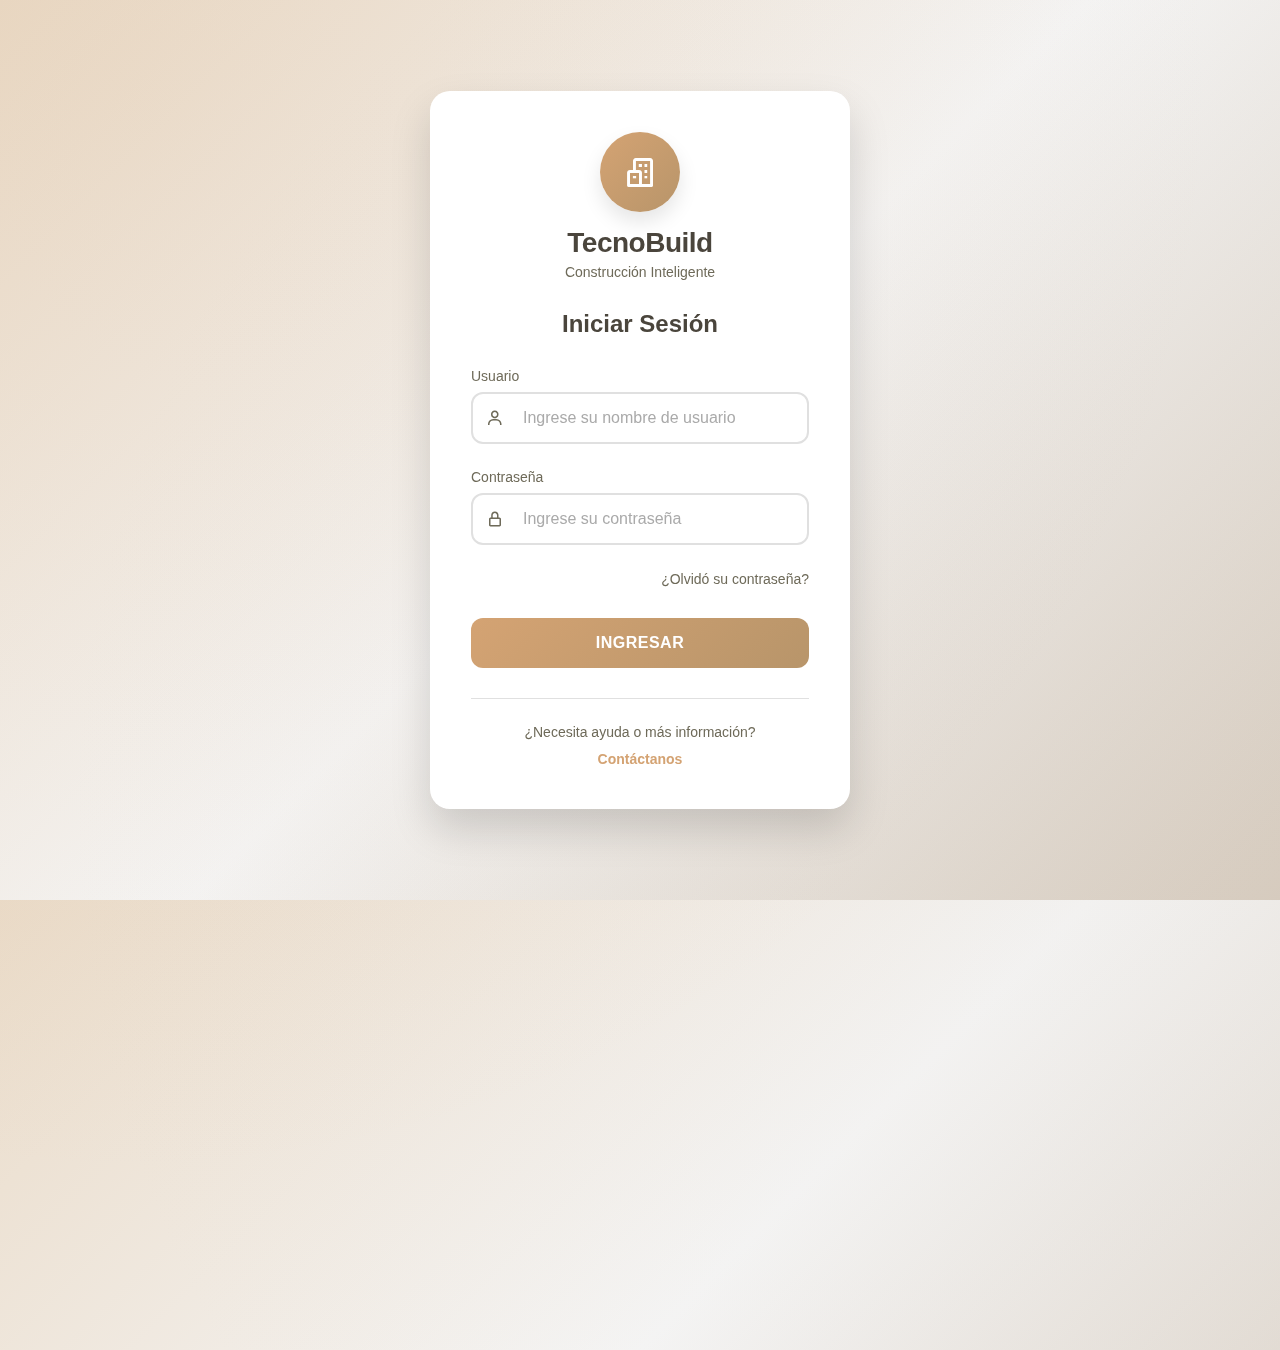
<file: index.html>
<!DOCTYPE html>
<html lang="es">
<head>
    <meta charset="UTF-8">
    <meta name="viewport" content="width=device-width, initial-scale=1.0">
    <link rel="icon" href="logo.png">
    <title>TecnoBuild: Inicio de sesión</title>
    <link href='https://unpkg.com/boxicons@2.1.4/css/boxicons.min.css' rel='stylesheet'>
    <link rel="stylesheet" href="login.css">
</head>
<body>
    <div class="login-container">
        <div class="logo-section">
            <div class="logo">
                <i class='bx bx-buildings'></i>
            </div>
            <h1 class="brand-name">TecnoBuild</h1>
            <p class="brand-tagline">Construcción Inteligente</p>
        </div>

        <form class="login-form">
            <h2 class="form-title">Iniciar Sesión</h2>
            
            <div class="form-group">
                <label for="usuario">Usuario</label>
                <div class="input-wrapper">
                    <input type="text" id="usuario" placeholder="Ingrese su nombre de usuario" required>
                    <i class='bx bx-user'></i>
                </div>
            </div>

            <div class="form-group">
                <label for="contrasena">Contraseña</label>
                <div class="input-wrapper">
                    <input type="password" id="contrasena" placeholder="Ingrese su contraseña" required>
                    <i class='bx bx-lock-alt'></i>
                </div>
            </div>

            <div class="forgot-password">
                <a href="#" onclick="showContactModal()">¿Olvidó su contraseña?</a>
            </div>

            <button type="submit" class="login-btn">
                Ingresar
            </button>

            <div class="contact-section">
                <p class="contact-text">¿Necesita ayuda o más información?</p>
                <a href="#" class="contact-link" onclick="showContactModal()">Contáctanos</a>
            </div>
        </form>
    </div>

    <!-- Modal de Contacto -->
    <div class="modal" id="contactModal">
        <div class="modal-content">
            <div class="modal-header">
                <h2>Información de Contacto</h2>
                <p>Estamos aquí para ayudarte</p>
            </div>
            
            <div class="contact-info">
                <div class="contact-item">
                    <i class='bx bx-phone'></i>
                    <div class="contact-details">
                        <h4>Teléfono</h4>
                        <p>+52 (747) 123-4567</p>
                    </div>
                </div>

                <div class="contact-item">
                    <i class='bx bx-envelope'></i>
                    <div class="contact-details">
                        <h4>Correo Electrónico</h4>
                        <p>contacto@tecnobuild.com</p>
                    </div>
                </div>

                <div class="contact-item">
                    <i class='bx bx-map'></i>
                    <div class="contact-details">
                        <h4>Oficina Principal</h4>
                        <p>Chilpancingo, Guerrero, México</p>
                    </div>
                </div>

                <div class="contact-item">
                    <i class='bx bx-time'></i>
                    <div class="contact-details">
                        <h4>Horario de Atención</h4>
                        <p>Lunes a Viernes: 8:00 AM - 6:00 PM</p>
                    </div>
                </div>
            </div>

            <button class="close-modal" onclick="closeContactModal()">
                Cerrar
            </button>
        </div>
    </div>
    <script src="login.js"></script>
</body>
</html>
</file>
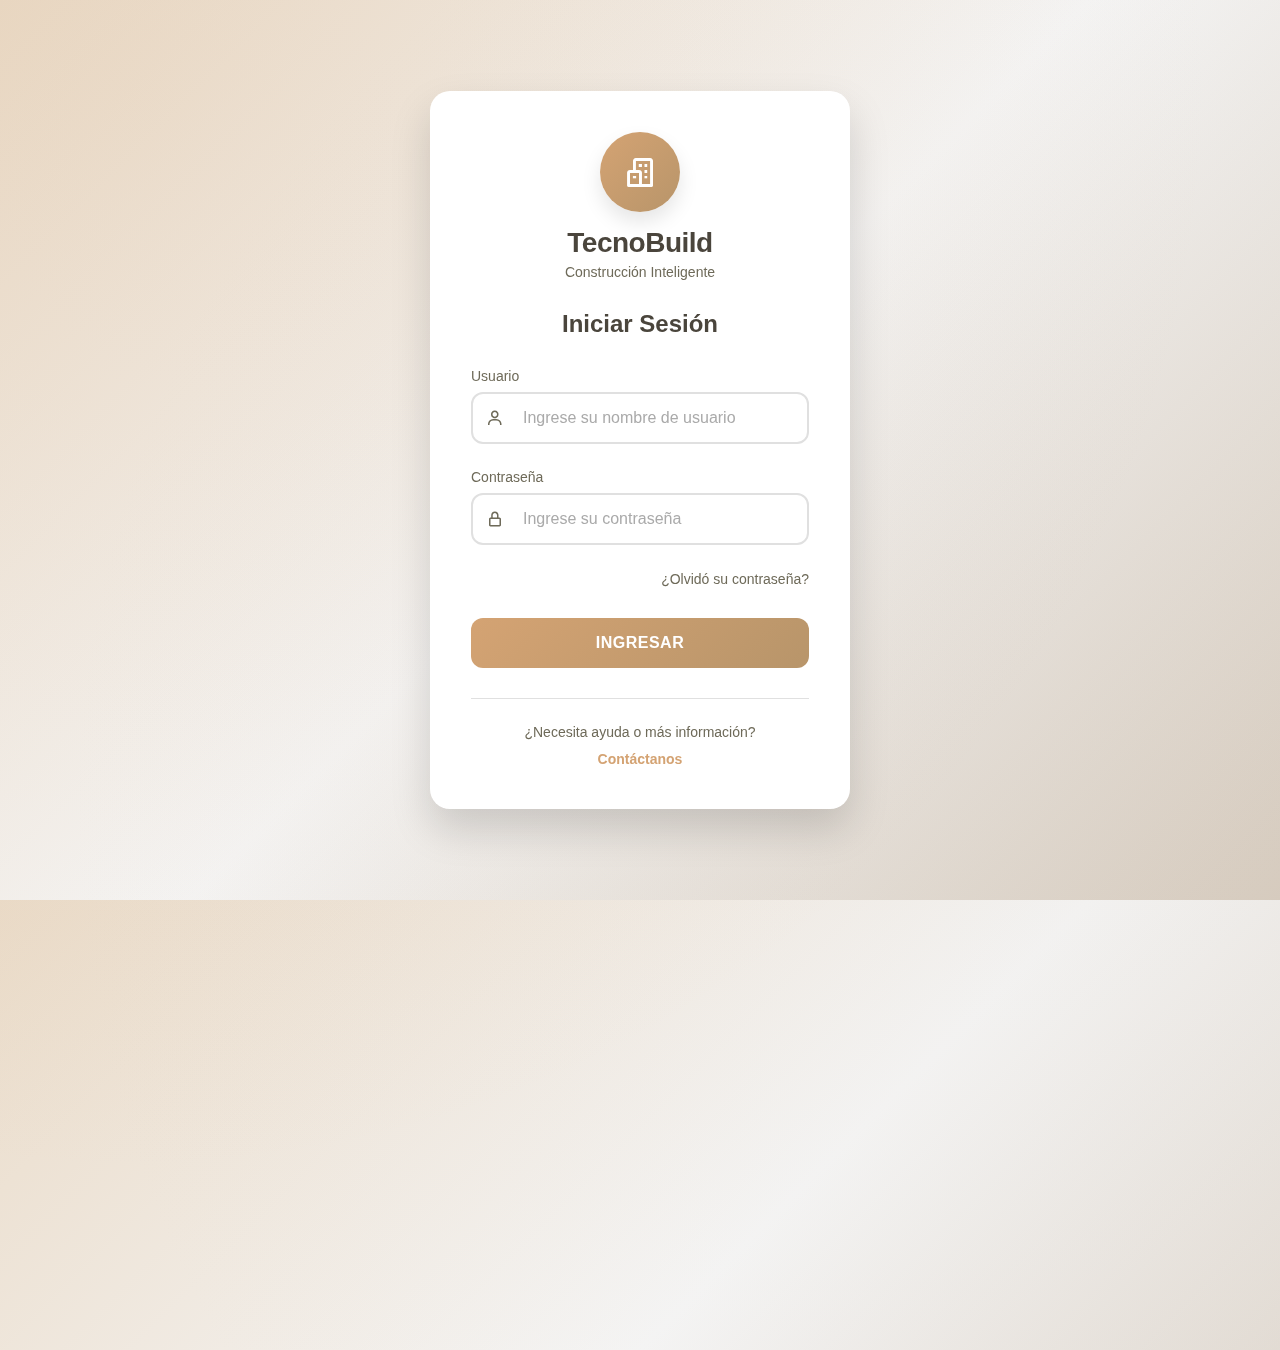
<file: Principal/obras.html>
<!DOCTYPE html>
<html lang="es">
<head>
    <meta charset="UTF-8">
    <meta name="viewport" content="width=device-width, initial-scale=1.0">
    <title>Constructora: Tecno Build</title>
    <link rel="stylesheet" href="menu.css">
    <link href='https://unpkg.com/boxicons@2.1.4/css/boxicons.min.css' rel='stylesheet'>
    <link rel="icon" href="../Login/logo.png">
</head>

<body>
    <nav class="sidebar close">
        <header>
            <div class="img-text">
                <span class="imagen">
                    <img src="../Login/logo.png" alt="logo">
                </span>

                <div class="text header-text">
                    <span class="name">TecnoBuild</span>
                    <span class="desc">Construccion inteligente</span>
                </div>
            </div>
            <i class='bx bx-menu toggle' ></i>
        </header>
        
        <div class="menu-bar">
            <div class="menu">
                <ul class="menu-links">
                    <li class="nav-link">
                        <a href="obras.html">
                            <i class='bx bx-home icon' ></i>
                            <span class="text nav-text">Obras</span>
                        </a>
                    </li>
                    <li class="nav-link">
                        <a href="/winHerr/herramienta.html">
                            <i class='bx bx-wrench icon' ></i>
                            <span class="text nav-text">Herramienta</span>
                        </a>
                    </li>
                    <li class="nav-link">
                        <a href="/winMat/material.html">
                            <i class='bx bx-box icon' ></i>
                            <span class="text nav-text">Material</span>
                        </a>
                    </li>
                    <li class="nav-link active">
                        <a href="/winEmp/empleado.html">
                            <i class='bx bx-user icon' ></i>
                            <span class="text nav-text">Empleado</span>
                        </a>
                    </li>
                </ul>
            </div>
            <div class="bottom-content">
                <li class="">
                    <a href="#" id="profileBtn">
                        <i class='bx bx-user-circle icon' ></i>
                        <span class="text nav-text">Mi Perfil</span>
                    </a>
                </li>
                <li class="">
                    <a href="#" onclick="if(confirm('¿Cerrar sesión?')) { localStorage.clear(); window.location.href='/index.html'; }">
                        <i class='bx bx-log-out icon' ></i>
                        <span class="text nav-text">Salir</span>
                    </a>
                </li>
                <li class="mode">
                    <div class="moon-sun">
                        <i class='bx bx-moon icon moon' ></i>
                        <i class='bx bx-sun icon sun' ></i>
                    </div>
                    <span class="mode-text text">Modo oscuro</span>

                    <div class="toggle-switch">
                        <span class="switch"></span>
                    </div>
                </li>
            </div>
        </div>
    </nav>

    <section class="home">
        <div class="text">Obras</div>
        <div class="botones-container">
            <button id="openModal">Agregar obra</button>
            <button id="deleteObra" class="delete-btn">Eliminar obra</button>
        </div>
    </section>

    <!-- Modal para agregar una obra -->
    <div class="modal" id="formModal">
        <div class="modal-content">
            <h2>Agregar Obra</h2>
            <form>
                <label for="name">Nombre de la obra:</label>
                <input type="text" id="name" name="name" required>

                <label for="fecha-inicio">Fecha de inicio:</label>
                <input type="date" id="fecha-inicio" name="fecha-inicio" required>

                <label for="ubicacion">Ubicación:</label>
                <input type="text" id="ubicacion" name="ubicacion" required>

                <label for="dueno-predio">Dueño del predio:</label>
                <input type="text" id="dueno-predio" name="dueno-predio" required>

                <label for="partida-presupuestal">Presupuesto:</label>
                <input type="text" id="partida-presupuestal" name="partida-presupuestal" required>

                <label for="fecha-fin">Fecha de finalización:</label>
                <input type="date" id="fecha-fin" name="fecha-fin" required>

                <label for="numero-contrato">Número de contrato:</label>
                <input type="text" id="numero-contrato" name="numero-contrato" required>

                <div class="buttons">
                    <button type="button" class="close" id="closeModal">Cancelar</button>
                    <button type="submit">Guardar</button>
                </div>
            </form>
        </div>
    </div>

    <!-- Modal para eliminar obra -->
    <div class="delete-modal" id="deleteModal">
        <div class="delete-modal-content">
            <h2>Eliminar Obra</h2>
            <p>Selecciona la obra que deseas eliminar:</p>
            <select id="obraSelect">
                <!-- Las opciones se cargarán dinámicamente -->
            </select>
            <div class="delete-modal-buttons">
                <button type="button" class="close" id="cancelDelete">Cancelar</button>
                <button type="button" class="confirm-delete-btn" id="confirmDelete">Eliminar</button>
            </div>
        </div>
    </div>
    <!-- Modal de Perfil de Usuario -->
<div class="modal" id="profileModal" style="display: none;">
    <div class="modal-content" style="max-width: 450px;">
        <h2 style="color: var(--text-color-ticket); margin-bottom: 20px; text-align: center;">
            <i class='bx bx-user-circle' style="font-size: 2em; color: var(--primary-color); display: block; margin-bottom: 10px;"></i>
            Perfil de Usuario
        </h2>
        
        <div class="profile-info" style="margin-bottom: 25px;">
            <div class="info-item" style="display: flex; align-items: center; padding: 12px; margin-bottom: 10px; background: var(--primary-color-light); border-radius: 8px;">
                <i class='bx bx-user' style="font-size: 20px; color: var(--primary-color); margin-right: 15px; width: 25px;"></i>
                <div>
                    <strong style="color: var(--text-color-dark); font-size: 14px;">Usuario:</strong>
                    <p id="profileUsername" style="color: var(--text-color); margin: 2px 0 0 0; font-size: 13px;"></p>
                </div>
            </div>
            
            <div class="info-item" style="display: flex; align-items: center; padding: 12px; margin-bottom: 10px; background: var(--primary-color-light); border-radius: 8px;">
                <i class='bx bx-time' style="font-size: 20px; color: var(--primary-color); margin-right: 15px; width: 25px;"></i>
                <div>
                    <strong style="color: var(--text-color-dark); font-size: 14px;">Última conexión:</strong>
                    <p id="profileLoginTime" style="color: var(--text-color); margin: 2px 0 0 0; font-size: 13px;"></p>
                </div>
            </div>
            
            <div class="info-item" style="display: flex; align-items: center; padding: 12px; margin-bottom: 10px; background: var(--primary-color-light); border-radius: 8px;">
                <i class='bx bx-shield-check' style="font-size: 20px; color: var(--primary-color); margin-right: 15px; width: 25px;"></i>
                <div>
                    <strong style="color: var(--text-color-dark); font-size: 14px;">Estado de sesión:</strong>
                    <p style="color: #28a745; margin: 2px 0 0 0; font-size: 13px;">✓ Activa</p>
                </div>
            </div>
            
            <div class="info-item" style="display: flex; align-items: center; padding: 12px; background: var(--primary-color-light); border-radius: 8px;">
                <i class='bx bx-timer' style="font-size: 20px; color: var(--primary-color); margin-right: 15px; width: 25px;"></i>
                <div>
                    <strong style="color: var(--text-color-dark); font-size: 14px;">Tiempo restante:</strong>
                    <p id="profileSessionTime" style="color: var(--text-color); margin: 2px 0 0 0; font-size: 13px;"></p>
                </div>
            </div>
        </div>
        
        <div class="profile-actions" style="margin-bottom: 20px;">
            <button type="button" id="changePasswordBtn" style="width: 100%; padding: 12px; background-color: var(--primary-color); color: var(--white); border: none; border-radius: 8px; font-size: 14px; font-weight: 600; cursor: pointer; transition: var(--tran-02); margin-bottom: 10px;">
                <i class='bx bx-key' style="margin-right: 8px;"></i>
                Cambiar Contraseña
            </button>
        </div>
        
        <div class="buttons">
            <button type="button" class="close" id="closeProfile" style="width: 100%;">
                Cerrar
            </button>
        </div>
    </div>
</div>

<!-- Modal de Cambiar Contraseña -->
<div class="modal" id="changePasswordModal" style="display: none;">
    <div class="modal-content" style="max-width: 400px;">
        <h2 style="color: var(--text-color-ticket); margin-bottom: 20px; text-align: center;">
            <i class='bx bx-key' style="font-size: 2em; color: var(--primary-color); display: block; margin-bottom: 10px;"></i>
            Cambiar Contraseña
        </h2>
        
        <form id="changePasswordForm">
            <div style="margin-bottom: 20px;">
                <label style="display: block; margin-bottom: 8px; color: var(--text-color-ticket); font-weight: 500; font-size: 14px;">Contraseña actual:</label>
                <input type="password" id="currentPassword" placeholder="Ingrese su contraseña actual" required style="width: 100%; padding: 12px; border: 1px solid #ccc; border-radius: 8px; font-size: 14px; background-color: var(--body-color); color: var(--text-color-ticket);">
            </div>
            
            <div style="margin-bottom: 20px;">
                <label style="display: block; margin-bottom: 8px; color: var(--text-color-ticket); font-weight: 500; font-size: 14px;">Nueva contraseña:</label>
                <input type="password" id="newPassword" placeholder="Ingrese su nueva contraseña" required style="width: 100%; padding: 12px; border: 1px solid #ccc; border-radius: 8px; font-size: 14px; background-color: var(--body-color); color: var(--text-color-ticket);">
            </div>
            
            <div style="margin-bottom: 25px;">
                <label style="display: block; margin-bottom: 8px; color: var(--text-color-ticket); font-weight: 500; font-size: 14px;">Confirmar nueva contraseña:</label>
                <input type="password" id="confirmPassword" placeholder="Confirme su nueva contraseña" required style="width: 100%; padding: 12px; border: 1px solid #ccc; border-radius: 8px; font-size: 14px; background-color: var(--body-color); color: var(--text-color-ticket);">
            </div>
            
            <div class="buttons" style="display: flex; gap: 10px;">
                <button type="button" class="close" id="cancelChangePassword" style="flex: 1;">
                    Cancelar
                </button>
                <button type="submit" style="flex: 1; background-color: var(--primary-color); color: var(--white);">
                    <i class='bx bx-check'></i> Cambiar
                </button>
            </div>
        </form>
    </div>
</div>

    <script src="obras.js"></script>
    <script src="/verificacionU.js"></script>
</body>
</html>
</file>
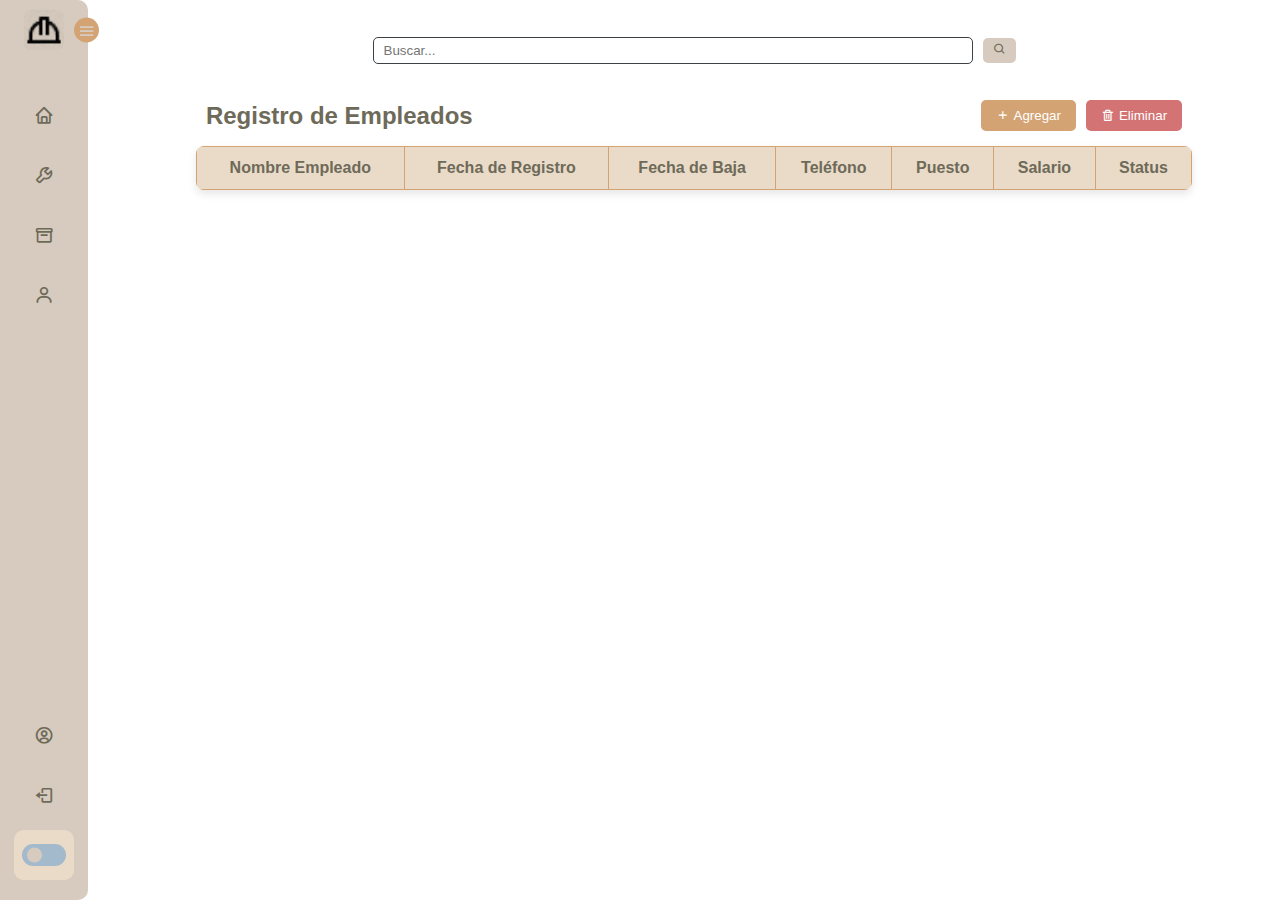
<file: winEmp/empleado.html>
<!DOCTYPE html>
<html lang="es">
<head>
    <meta charset="UTF-8">
    <meta name="viewport" content="width=device-width, initial-scale=1.0">
    <title>Tecno Build: Empleados</title>
    <link href='https://unpkg.com/boxicons@2.1.4/css/boxicons.min.css' rel='stylesheet'>
    <link rel="icon" href="/Login/icon.png">
    <style>
    *{
        font-family: sans-serif;
        margin: 0;
        padding: 0;
        box-sizing: border-box;
    }

    @media (max-width: 768px) {
        html {
            font-size: 14px;
        }

        section {
            padding: 15px;
        }
        
        .tabla {
            left: 108px !important;
            width: calc(100% - 108px) !important;
        }
        
        table {
            width: 95% !important;
        }
    }

    @media (max-width: 480px) {
        html {
            font-size: 12px;
        }

        section {
            padding: 10px;
        }
    }

    :root{
        --body-color: #fff; 
        --sidebar-color: #D6CBBE; 
        --primary-color: #D4A373; 
        --primary-color-light: #EADBC8; 
        --toggle-color: #A3B9CC;
        --text-color: #6E6A59;
        --text-color-ticket: #000000;
        --text-color-ticket-mouse: #f0f0f0;
        --table-header: #EADBC8;
        --table-row-odd: #f9f5f1;
        --table-row-even: #ffffff;
        --table-border: #D4A373;
        
        --tran-02: all 0.2s ease;
        --tran-03: all 0.3s ease;
        --tran-04: all 0.4s ease;
        --tran-05: all 0.5s ease;
    }
    
    body{
        height: 100vh;
        background: var(--body-color);
        transition: var(--tran-02);
    }
    
    body.dark{
        --body-color: #1e2731;
        --sidebar-color:#161b22;
        --primary-color:#3a3b3c;
        --primary-color-light: #3a3b3c;
        --toggle-color:#fff;
        --text-color:#ccc;
        --text-color-ticket: #ffffff;
        --text-color-ticket-mouse: #464040;
        --table-header: #2a2a2a;
        --table-row-odd: #1e2731;
        --table-row-even: #242d36;
        --table-border: #3a3b3c;
    }
    
    .sidebar{
        position: fixed;
        top: 0;
        left: 0;
        height: 100%;
        width: 250px;
        padding: 10px 14px;
        background: var(--sidebar-color);
        transition: var(--tran-05);
        z-index: 100;
        border-radius: 0 10px 10px 0;
    }
    
    .sidebar.close{
        width: 88px;
    }
    
    .sidebar .text{
        font-size: 15px;
        font-weight: 500;
        color: var(--text-color);
        transition: var(--tran-05);
        white-space: nowrap;
        opacity: 1;
    }
    
    .sidebar.close .text{
        opacity: 0;
    }
    
    .sidebar .imagen{
        min-width: 60px;
        display: flex;
        align-items: center;
        justify-content: center;
    }
    
    .sidebar li{
        height: 50px;
        margin-top: 10px;
        list-style: none;
        display: flex;
        align-items: center;
    }
    
    .sidebar li .icon{
        display: flex;
        align-items: center;
        justify-content: center;
        min-width: 60px;
        font-size: 20px;
    }
    
    .sidebar li .icon,
    .sidebar li .text{
        color: var(--text-color);
        transition: var(--tran-02);
    }
    
    .sidebar header {
        position: relative;
    }
    
    .sidebar .img-text img{
        width: 40px;
        border-radius: 6px;
    }
    
    .sidebar header .img-text{
        display: flex;
        align-items: center;
    }
    
    .sidebar .img-text .header-text{
        display: flex;
        flex-direction: column;
    }
    
    .header-text .name{
        font-weight: 600;
    }
    
    .header-text .desc{
        margin-top: -2px;
    }
    
    .sidebar header .toggle{
        position: absolute;
        top: 50%;
        right: -25px;
        transform: translateY(-50%);
        height: 25px;
        width: 25px;
        background: var(--primary-color);
        display: flex;
        align-items: center;
        justify-content: center;
        border-radius: 50%;
        color: var(--sidebar-color);
        font-size: 20px;
    }
    
    .slider.close header .toggle{
        transform: translateY(-50%) rotate(180deg);
    }
    
    body.dark .slider header .toggle{
        transform: rotate(180deg);
        color: var(--text-color);
    }
    
    .sidebar .menu{
        margin-top: 30px;
    }
    
    .sidebar li a {
        height: 100%;
        width: 100%;
        display: flex;
        align-items: center;
        text-decoration: none;
        border-radius: 6px;
        transition: var(--tran-04);
    }
    
    .sidebar li a:hover{
        background: var(--primary-color);
    }
    
    .sidebar li:hover a .icon,
    .sidebar li:hover a .text{
        color: var(--sidebar-color);
    }
    
    body.dark .sidebar li:hover a .icon,
    body.dark .sidebar li:hover a .text{
        color: var(--text-color);
    }
    
    .sidebar .menu-bar{
        height: calc(100% - 50px);
        display: flex;
        flex-direction: column;
        justify-content: space-between;
    }
    
    .menu-bar .mode{
        position: relative;
        border-radius: 10px;
        background: var(--primary-color-light);
    }
    
    .menu-bar .mode .moon-sun{
        height: 50px;
        width: 60px;
        display: flex;
        align-items: center;
    }
    
    .menu-bar .mode i{
        position: absolute;
        transition: var(--tran-03);
    }
    
    body.dark .menu-bar .mode i.sun {
        opacity: 1;
    }
    
    body.dark .menu-bar .mode i.moon {
        opacity: 1;
    }
    
    .menu-bar .mode i.sun{
        opacity: 0;
    }
    
    .menu-bar .mode .toggle-switch{
        border-radius: 10px;
        position: absolute;
        right: 0;
        display: flex;
        align-items: center;
        justify-content: center;
        height: 100%;
        min-width: 60px;
        cursor: pointer;
        background: var(--primary-color-light);
    }
    
    .toggle-switch .switch{
        border-radius: 25px;
        position: relative;
        height: 22px;
        width: 44px;
        background: var(--toggle-color);
    }
    
    .switch::before{
        content: '';
        position: absolute;
        height: 15px;
        width: 15px;
        border-radius: 50%;
        top: 50%;
        left: 5px;
        transform: translateY(-50%);
        background: var(--sidebar-color);
        transition: var(--tran-03);
    }
    
    body.dark .switch::before{
        left: 24px;
    }
    
    .home1{
        position: relative;
        height: 20px;
        left: 270px;
        width: calc(100% - 270px);
        background: var(--body-color);
        transition: var(--tran-05);
    }

    .sidebar.close ~ .home1{
        left: 108px;
        width: calc(100% - 108px);
    }
    
    .home{
        position: relative;
        height: 40px;
        left: 270px;
        width: calc(100% - 270px);
        transition: var(--tran-05);
    }

    .home .text{
        font-size: 30px;
        font-weight: 500;
        padding: 8px 10px;
        color: var(--text-color);
    }
    
    .sidebar.close ~ .home{
        left: 108px;
        width: calc(100% - 108px);
    }
    
    .home {
        position: relative;
        display: flex;
        align-items: center;
        justify-content: center;
        padding: 30px 20px 30px 20px;
        transition: var(--tran-05);
        background: var(--body-color);
    }
    .home .search-form {
        display: flex;
        align-items: center;
        gap: 10px;
    }
    
    .home input[type="text"] {
        padding: 5px 10px;
        border-radius: 5px;
        border: 1px solid #3c4145;
        width: 600px;
    }
    
    .home .search-form .search-input {
        width: 600px;
        background: red;
    }
    
    .home button {
        padding: 5px 10px;
        border: none;
        background-color: var(--sidebar-color);
        color: var(--text-color);
        border-radius: 5px;
        cursor: pointer;
    }
    
    .home button:hover {
        background-color: var(--primary-color);
    }
    
    .home .info {
        font-size: 14px;
    }

    /* TABLAS MEJORADAS */
    .tabla-container {
        display: flex;
        flex-direction: column;
        align-items: center;
        position: relative;
        left: 270px;
        width: calc(100% - 270px);
        background: var(--body-color);
        transition: var(--tran-05);
        padding: 20px 0;
    }

    .sidebar.close ~ .tabla-container {
        left: 108px;
        width: calc(100% - 108px);
    }

    .tabla-header {
        width: 85%;
        display: flex;
        justify-content: space-between;
        align-items: center;
        margin-bottom: 15px;
        padding: 0 10px;
    }

    .tabla-title {
        font-size: 1.5em;
        font-weight: bold;
        color: var(--text-color);
    }

    .tabla-actions {
        display: flex;
        gap: 10px;
    }

    .tabla-actions button {
        padding: 8px 15px;
        border: none;
        border-radius: 5px;
        background-color: var(--primary-color);
        color: white;
        cursor: pointer;
        display: flex;
        align-items: center;
        gap: 5px;
        transition: var(--tran-03);
    }

    .tabla-actions button:hover {
        background-color: var(--text-color);
    }

    .tabla-actions button.remove {
        background-color: #d37373;
    }

    .tabla-actions button.remove:hover {
        background-color: #a95555;
    }

    table {
        border-collapse: collapse;
        width: 85%;
        margin-bottom: 30px;
        border-radius: 8px;
        overflow: hidden;
        box-shadow: 0 4px 8px rgba(0, 0, 0, 0.1);
    }

    th {
        background-color: var(--table-header);
        color: var(--text-color);
        font-weight: bold;
        text-align: center;
        padding: 12px 15px;
        border: 1px solid var(--table-border);
    }

    td {
        padding: 10px 15px;
        text-align: center;
        border: 1px solid var(--table-border);
        color: var(--text-color-ticket);
    }

    tr:nth-child(odd) {
        background-color: var(--table-row-odd);
    }

    tr:nth-child(even) {
        background-color: var(--table-row-even);
    }

    tr:hover {
        background-color: var(--primary-color-light);
    }

    /* FORMULARIOS MEJORADOS */
    .modal {
        display: none;
        position: fixed;
        top: 0;
        left: 0;
        width: 100%;
        height: 100%;
        background-color: rgba(0, 0, 0, 0.5);
        justify-content: center;
        align-items: flex-start;
        z-index: 9999;
        overflow-y: auto;
    }
    
    .modal-content {
        background-color: var(--body-color);
        padding: 20px;
        border-radius: 10px;
        width: 90%;
        max-width: 500px;
        margin-top: 50px;
        max-height: calc(100vh - 100px);
        box-shadow: 0 4px 8px rgba(0, 0, 0, 0.2);
        overflow: auto;
    }
    
    .modal-content h2 {
        text-align: center;
        margin-bottom: 20px;
        color: var(--text-color-ticket);
        font-family: 'Times New Roman', Times, serif;
    }
    
    .modal-content label {
        display: block;
        margin: 10px 0 5px;
        color: var(--text-color-ticket);
        font-weight: bold;
    }
    
    .modal-content input[type="text"],
    .modal-content input[type="date"],
    .modal-content input[type="number"],
    .modal-content select,
    .modal-content textarea {
        width: 100%;
        padding: 10px;
        margin-bottom: 15px;
        border: 1px solid var(--table-border);
        border-radius: 5px;
        background-color: var(--table-row-odd);
        color: var(--text-color-ticket);
    }
    
    .modal-content textarea {
        resize: vertical;
        min-height: 80px;
    }
    
    .modal-content .buttons {
        display: flex;
        justify-content: flex-end;
        gap: 10px;
        margin-top: 20px;
    }
    
    .modal-content button {
        padding: 10px 20px;
        border: none;
        border-radius: 5px;
        cursor: pointer;
        font-weight: bold;
        transition: var(--tran-03);
    }
    
    .modal-content button[type="submit"] {
        background-color: var(--primary-color);
        color: white;
    }
    
    .modal-content button[type="submit"]:hover {
        background-color: var(--text-color);
    }
    
    .modal-content button.close {
        background-color: #d4d4d4;
        color: #333;
    }
    
    .modal-content button.close:hover {
        background-color: #bdbdbd;
    }

    fieldset {
        border: 1px solid var(--table-border);
        border-radius: 8px;
        padding: 15px;
        margin-bottom: 15px;
    }

    legend {
        padding: 0 10px;
        color: var(--text-color-ticket);
        font-weight: bold;
    }

    /* Estilos para los modales de eliminación */
    .select-delete {
        width: 100%;
        padding: 10px;
        margin: 20px 0;
        border: 1px solid var(--table-border);
        border-radius: 5px;
        background-color: var(--table-row-odd);
        color: var(--text-color-ticket);
    }

    .delete-btn {
        background-color: #d37373 !important;
        color: white !important;
    }

    .delete-btn:hover {
        background-color: #a95555 !important;
    }

    /* Estilos para las opciones del select */
    select option {
        padding: 8px;
    }
    </style>
</head>

<body>
    <nav class="sidebar close">
        <header>
            <div class="img-text">
                <span class="imagen">
                    <img src="/Login/logo.png" alt="logo">
                </span>

                <div class="text header-text">
                    <span class="name">TecnoBuild</span>
                    <span class="desc">Construccion inteligente</span>
                </div>
            </div>
            <i class='bx bx-menu toggle'></i>
        </header>
        
        <div class="menu-bar">
            <div class="menu">
                <ul class="menu-links">
                    <li class="nav-link">
                        <a href="/Principal/obras.html">
                            <i class='bx bx-home icon'></i>
                            <span class="text nav-text">Inicio</span>
                        </a>
                    </li>
                    <li class="nav-link">
                        <a href="/winEmp/empleado.html">
                            <i class='bx bx-wrench icon'></i>
                            <span class="text nav-text">Herramienta</span>
                        </a>
                    </li>
                    <li class="nav-link">
                        <a href="/winMat/material.html">
                            <i class='bx bx-box icon'></i>
                            <span class="text nav-text">Material</span>
                        </a>
                    </li>
                    <li class="nav-link active">
                        <a href="empleado.html">
                            <i class='bx bx-user icon' ></i>
                            <span class="text nav-text">Empleado</span>
                        </a>
                    </li>
                </ul>
            </div>
            <div class="bottom-content">
                <li class="">
                    <a href="#" id="profileBtn">
                        <i class='bx bx-user-circle icon' ></i>
                        <span class="text nav-text">Mi Perfil</span>
                    </a>
                </li>
                <li class="">
                    <a href="index.html">
                        <i class='bx bx-log-out icon'></i>
                        <span class="text nav-text">Salir</span>
                    </a>
                </li>

                <li class="mode">
                    <div class="moon-sun">
                        <i class='bx bx-moon icon moon'></i>
                        <i class='bx bx-sun icon sun'></i>
                    </div>
                    <span class="mode-text text">Modo oscuro</span>

                    <div class="toggle-switch">
                        <span class="switch"></span>
                    </div>
                </li>
            </div>
        </div>
    </nav>

    <section class="home1"></section>
    <section class="home">
        <form action="search.html" method="get" class="search-form">
            <input type="text" name="query" placeholder="Buscar...">
            <button type="submit"><i class='bx bx-search'></i></button>
        </form>
    </section>

    <!-- TABLA DE EMPLEADOS -->
    <section class="tabla-container">
        <div class="tabla-header">
            <h2 class="tabla-title">Registro de Empleados</h2>
            <div class="tabla-actions">
                <button id="openModalEmpleado" class="add"><i class='bx bx-plus'></i> Agregar</button>
                <button id="openDeleteModalEmpleado" class="remove"><i class='bx bx-trash'></i> Eliminar</button>
            </div>
        </div>
        <table>
            <thead>
                <tr>
                    <th>Nombre Empleado</th>
                    <th>Fecha de Registro</th>
                    <th>Fecha de Baja</th>
                    <th>Teléfono</th>
                    <th>Puesto</th>
                    <th>Salario</th>
                    <th>Status</th>
                </tr>
            </thead>
            <tbody id="empleado-tbody">
                <!-- La tabla se llenará dinámicamente con JavaScript -->
            </tbody>
        </table>
    </section>

    <!-- MODAL PARA AGREGAR EMPLEADO -->
    <div class="modal" id="formModalEmpleado">
        <div class="modal-content">
            <form id="empleadoForm">
                <fieldset>
                    <legend>Agregar Nuevo Empleado</legend>
                    <label for="nombre-empleado">Nombre completo:</label>
                    <input type="text" id="nombre-empleado" name="nombre-empleado" placeholder="Ej: Juan Pérez López" required>
                    
                    <label for="fecha-registro">Fecha de Registro:</label>
                    <input type="date" id="fecha-registro" name="fecha-registro" required>
                    
                    <label for="fecha-baja">Fecha de Baja:</label>
                    <input type="date" id="fecha-baja" name="fecha-baja">
                    
                    <label for="telefono-empleado">Teléfono:</label>
                    <input type="text" id="telefono-empleado" name="telefono-empleado" placeholder="Ej: 5551234567" required>
                    
                    <label for="puesto-empleado">Puesto:</label>
                    <select id="puesto-empleado" name="puesto-empleado" required>
                        <option value="">Seleccione un puesto</option>
                        <option value="albanil">Albañil</option>
                        <option value="ayudante">Ayudante</option>
                        <option value="supervisor">Supervisor</option>
                        <option value="capitan">Capitán</option>
                        <option value="electricista">Electricista</option>
                        <option value="plomero">Plomero</option>
                    </select>
                    
                    <label for="salario-empleado">Salario:</label>
                    <input type="number" id="salario-empleado" name="salario-empleado" placeholder="Ej: 1500.00" min="0" step="0.01" required>
                    
                    <label for="status-empleado">Status:</label>
                    <select id="status-empleado" name="status-empleado" required>
                        <option value="">Seleccione un status</option>
                        <option value="activo">Activo</option>
                        <option value="inactivo">Inactivo</option>
                        <option value="suspendido">Suspendido</option>
                        <option value="vacaciones">Vacaciones</option>
                    </select>
                </fieldset>
                <div class="buttons">
                    <button type="button" class="close" id="closeModalEmpleado">Cancelar</button>
                    <button type="submit">Guardar</button>
                </div>
            </form>
        </div>
    </div>

    <!-- MODAL PARA ELIMINAR EMPLEADO -->
    <div class="modal" id="deleteModalEmpleado">
        <div class="modal-content">
            <h2>Eliminar Empleado</h2>
            <p>Selecciona el empleado que deseas eliminar:</p>
            
            <select id="select-empleado-delete" class="select-delete">
                <option value="">No hay empleados disponibles</option>
            </select>
            
            <div class="buttons">
                <button type="button" class="close" id="cancelDeleteEmpleado">Cancelar</button>
                <button type="button" class="delete-btn" id="confirmDeleteEmpleado">Eliminar</button>
            </div>
        </div>
    </div>
<script>document.addEventListener("DOMContentLoaded", function() {
    // Script para la funcionalidad de la barra lateral
    const body = document.querySelector("body");
    const sidebar = body.querySelector(".sidebar");
    const toggle = body.querySelector(".toggle");
    const modeSwitch = body.querySelector(".toggle-switch");
    const modeText = body.querySelector(".mode-text");
    
     
        // Toggle sidebar
    if (toggle) {
        toggle.addEventListener("click", () => {
            sidebar.classList.toggle("close");
            
            // Cerrar todos los submenús cuando se cierra/abre el sidebar
            document.querySelectorAll('.nav-link.open').forEach(item => {
                item.classList.remove('open');
            });
        });
    }

        // Tema oscuro y claro
    if (modeSwitch) {
        modeSwitch.addEventListener("click", () => {
            body.classList.toggle("dark");
            
            if (body.classList.contains("dark")) {
                modeText.innerText = "Modo claro";
                // Guardar el modo oscuro en localStorage
                localStorage.setItem("theme", "dark");
            } else {
                modeText.innerText = "Modo oscuro";
                // Guardar el modo claro en localStorage
                localStorage.setItem("theme", "light");
            }
        });
    }
    
   // Cargar tema guardado
   const savedTheme = localStorage.getItem("theme");
    
    if (savedTheme === "dark") {
        body.classList.add("dark");
        if (modeText) modeText.innerText = "Modo claro";
    } else {
        body.classList.remove("dark");
        if (modeText) modeText.innerText = "Modo oscuro";
    }
    
    // MODALES PARA EMPLEADOS
    // Modal para agregar empleado
    const openModalEmpleado = document.getElementById("openModalEmpleado");
    const closeModalEmpleado = document.getElementById("closeModalEmpleado");
    const modalEmpleado = document.getElementById("formModalEmpleado");

    if (openModalEmpleado && closeModalEmpleado && modalEmpleado) {
        openModalEmpleado.addEventListener("click", () => {
            modalEmpleado.style.display = "flex";
        });

        closeModalEmpleado.addEventListener("click", () => {
            modalEmpleado.style.display = "none";
        });
    }

    // Modal para eliminar empleado
    const openDeleteModalEmpleado = document.getElementById("openDeleteModalEmpleado");
    const deleteModalEmpleado = document.getElementById("deleteModalEmpleado");
    const cancelDeleteEmpleado = document.getElementById("cancelDeleteEmpleado");
    const confirmDeleteEmpleado = document.getElementById("confirmDeleteEmpleado");
    const selectEmpleadoDelete = document.getElementById("select-empleado-delete");

    if (openDeleteModalEmpleado && deleteModalEmpleado) {
        openDeleteModalEmpleado.addEventListener("click", () => {
            // Cargar opciones en el select
            loadEmpleadoOptions();
            deleteModalEmpleado.style.display = "flex";
        });
    }

    if (cancelDeleteEmpleado) {
        cancelDeleteEmpleado.addEventListener("click", () => {
            deleteModalEmpleado.style.display = "none";
        });
    }

    // Cerrar modales al hacer clic fuera de ellos
    window.addEventListener("click", (event) => {
        if (modalEmpleado && event.target === modalEmpleado) {
            modalEmpleado.style.display = "none";
        }
        if (deleteModalEmpleado && event.target === deleteModalEmpleado) {
            deleteModalEmpleado.style.display = "none";
        }
    });

    // Funcionalidad para agregar empleados a la tabla
    const formEmpleado = document.getElementById("empleadoForm");
    const tbodyEmpleado = document.getElementById("empleado-tbody");

    // Inicializar con algunos datos de ejemplo para pruebas
   

    // Función para agregar filas a la tabla de empleados
    if (formEmpleado && tbodyEmpleado) {
        formEmpleado.addEventListener("submit", (e) => {
            e.preventDefault();
            
            // Obtener valores del formulario
            const nombre = document.getElementById("nombre-empleado").value;
            const fechaRegistro = document.getElementById("fecha-registro").value;
            const fechaBaja = document.getElementById("fecha-baja").value;
            const telefono = document.getElementById("telefono-empleado").value;
            const puestoSelect = document.getElementById("puesto-empleado");
            const puesto = puestoSelect.options[puestoSelect.selectedIndex].text;
            const salario = document.getElementById("salario-empleado").value;
            const statusSelect = document.getElementById("status-empleado");
            const status = statusSelect.options[statusSelect.selectedIndex].text;
            
            // Crear nueva fila
            const newRow = document.createElement("tr");
            newRow.innerHTML = `
                <td>${nombre}</td>
                <td>${formatDate(fechaRegistro)}</td>
                <td>${fechaBaja ? formatDate(fechaBaja) : 'N/A'}</td>
                <td>${telefono}</td>
                <td>${puesto}</td>
                <td>$${formatPrice(salario)}</td>
                <td>${status}</td>
            `;
            
            // Agregar la nueva fila a la tabla
            tbodyEmpleado.appendChild(newRow);
            
            // Cerrar el modal y resetear el formulario
            modalEmpleado.style.display = "none";
            formEmpleado.reset();
        });
    }
    
    // Función para eliminar empleado seleccionado
    if (confirmDeleteEmpleado && tbodyEmpleado) {
        confirmDeleteEmpleado.addEventListener("click", () => {
            const selectedIndex = selectEmpleadoDelete.selectedIndex;
            if (selectedIndex > 0) { // Si no es la opción por defecto
                const rowIndex = parseInt(selectEmpleadoDelete.value);
                const rows = tbodyEmpleado.querySelectorAll("tr");
                if (rowIndex >= 0 && rowIndex < rows.length) {
                    tbodyEmpleado.removeChild(rows[rowIndex]);
                    deleteModalEmpleado.style.display = "none";
                    alert("Empleado eliminado correctamente");
                }
            } else {
                alert("Por favor selecciona un empleado para eliminar");
            }
        });
    }
    
    // Función para cargar las opciones del select de empleados
    function loadEmpleadoOptions() {
        if (!selectEmpleadoDelete || !tbodyEmpleado) return;
        
        // Limpiar opciones actuales
        selectEmpleadoDelete.innerHTML = '<option value="">No hay empleados disponibles</option>';
        
        const rows = tbodyEmpleado.querySelectorAll("tr");
        if (rows.length === 0) return;
        
        // Agregar cada empleado como una opción
        rows.forEach((row, index) => {
            const nombre = row.cells[0].textContent;
            const puesto = row.cells[1].textContent;
            const option = document.createElement("option");
            option.value = index;
            option.textContent = `${nombre} (${puesto})`;
            selectEmpleadoDelete.appendChild(option);
        });
    }
    
    // Funciones auxiliares
    function formatDate(dateString) {
        if (!dateString) return 'N/A';
        const date = new Date(dateString);
        return `${padZero(date.getDate())}/${padZero(date.getMonth() + 1)}/${date.getFullYear()}`;
    }

    // Función para formatear precio - AGREGAR ESTA FUNCIÓN
    function formatPrice(price) {
        return parseFloat(price).toLocaleString('es-MX', {
            minimumFractionDigits: 2,
            maximumFractionDigits: 2
        });
    }
    
    function padZero(num) {
        return num.toString().padStart(2, '0');
    }
});
</script>
</body>
</html>
</file>
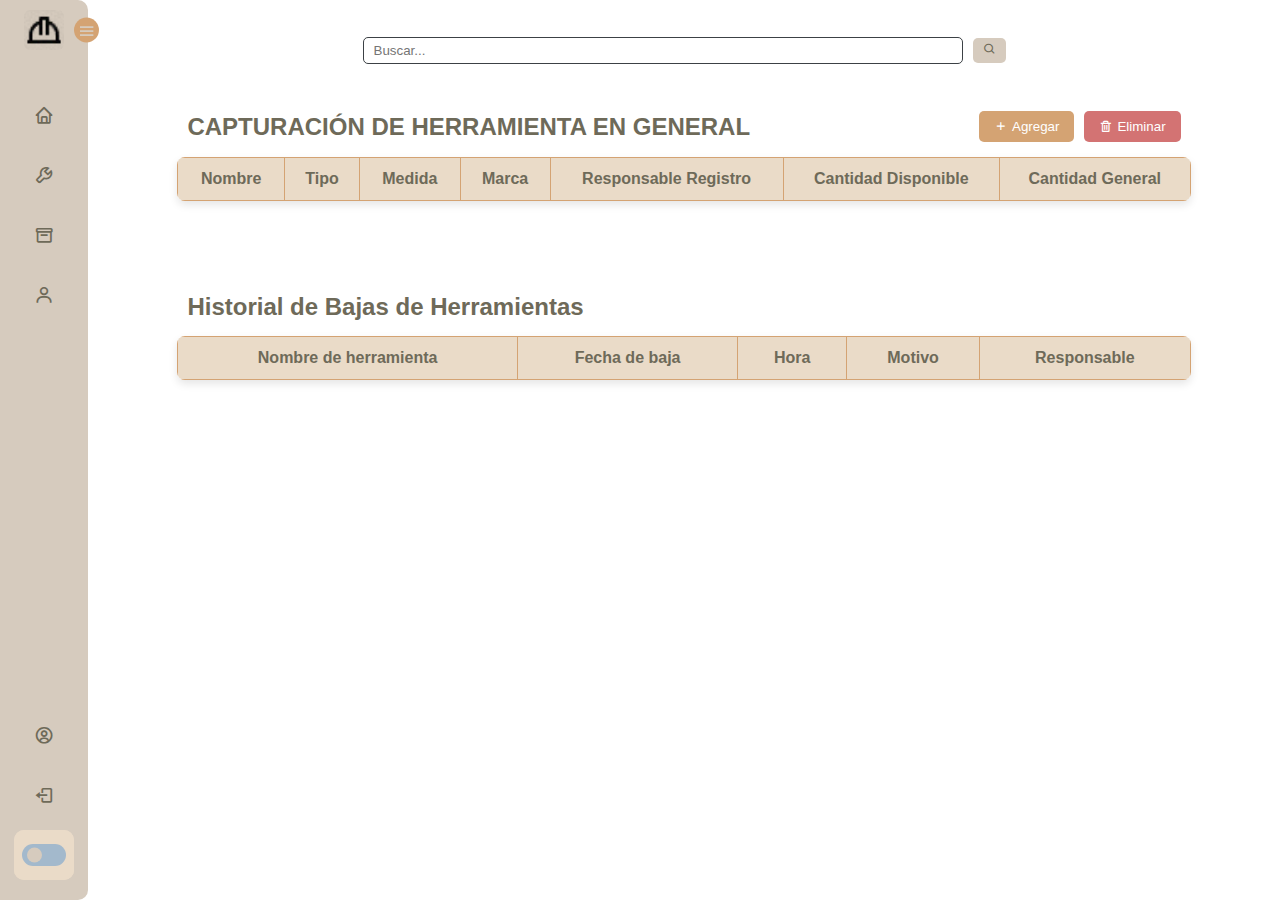
<file: winHerr/herramienta.html>
<!DOCTYPE html>
<html lang="es">
<head>
    <meta charset="UTF-8">
    <meta name="viewport" content="width=device-width, initial-scale=1.0">
    <title>Tecno Build: Herramienta</title>
    <link href='https://unpkg.com/boxicons@2.1.4/css/boxicons.min.css' rel='stylesheet'>
    <link rel="icon" href="/Login/icon.png">
    <style>
    *{
        font-family: sans-serif;
        margin: 0;
        padding: 0;
        box-sizing: border-box;
    }

    @media (max-width: 768px) {
        html {
            font-size: 14px;
        }

        section {
            padding: 15px;
        }
        
        .tabla {
            left: 108px !important;
            width: calc(100% - 108px) !important;
        }
        
        table {
            width: 95% !important;
        }
    }

    @media (max-width: 480px) {
        html {
            font-size: 12px;
        }

        section {
            padding: 10px;
        }
    }

    :root{
        --body-color: #fff; 
        --sidebar-color: #D6CBBE; 
        --primary-color: #D4A373; 
        --primary-color-light: #EADBC8; 
        --toggle-color: #A3B9CC;
        --text-color: #6E6A59;
        --text-color-ticket: #000000;
        --text-color-ticket-mouse: #f0f0f0;
        --table-header: #EADBC8;
        --table-row-odd: #f9f5f1;
        --table-row-even: #ffffff;
        --table-border: #D4A373;
        
        --tran-02: all 0.2s ease;
        --tran-03: all 0.3s ease;
        --tran-04: all 0.4s ease;
        --tran-05: all 0.5s ease;
    }
    
    body{
        height: 100vh;
        background: var(--body-color);
        transition: var(--tran-02);
    }
    
    body.dark{
        --body-color: #1e2731;
        --sidebar-color:#161b22;
        --primary-color:#3a3b3c;
        --primary-color-light: #3a3b3c;
        --toggle-color:#fff;
        --text-color:#ccc;
        --text-color-ticket: #ffffff;
        --text-color-ticket-mouse: #464040;
        --table-header: #2a2a2a;
        --table-row-odd: #1e2731;
        --table-row-even: #242d36;
        --table-border: #3a3b3c;
    }
    
    .sidebar{
        position: fixed;
        top: 0;
        left: 0;
        height: 100%;
        width: 250px;
        padding: 10px 14px;
        background: var(--sidebar-color);
        transition: var(--tran-05);
        z-index: 100;
        border-radius: 0 10px 10px 0;
    }
    
    .sidebar.close{
        width: 88px;
    }
    
    .sidebar .text{
        font-size: 15px;
        font-weight: 500;
        color: var(--text-color);
        transition: var(--tran-05);
        white-space: nowrap;
        opacity: 1;
    }
    
    .sidebar.close .text{
        opacity: 0;
    }
    
    .sidebar .imagen{
        min-width: 60px;
        display: flex;
        align-items: center;
        justify-content: center;
    }
    
    .sidebar li{
        height: 50px;
        margin-top: 10px;
        list-style: none;
        display: flex;
        align-items: center;
    }
    
    .sidebar li .icon{
        display: flex;
        align-items: center;
        justify-content: center;
        min-width: 60px;
        font-size: 20px;
    }
    
    .sidebar li .icon,
    .sidebar li .text{
        color: var(--text-color);
        transition: var(--tran-02);
    }
    
    .sidebar header {
        position: relative;
    }
    
    .sidebar .img-text img{
        width: 40px;
        border-radius: 6px;
    }
    
    .sidebar header .img-text{
        display: flex;
        align-items: center;
    }
    
    .sidebar .img-text .header-text{
        display: flex;
        flex-direction: column;
    }
    
    .header-text .name{
        font-weight: 600;
    }
    
    .header-text .desc{
        margin-top: -2px;
    }
    
    .sidebar header .toggle{
        position: absolute;
        top: 50%;
        right: -25px;
        transform: translateY(-50%);
        height: 25px;
        width: 25px;
        background: var(--primary-color);
        display: flex;
        align-items: center;
        justify-content: center;
        border-radius: 50%;
        color: var(--sidebar-color);
        font-size: 20px;
    }
    
    .slider.close header .toggle{
        transform: translateY(-50%) rotate(180deg);
    }
    
    body.dark .slider header .toggle{
        transform: rotate(180deg);
        color: var(--text-color);
    }
    
    .sidebar .menu{
        margin-top: 30px;
    }
    
    .sidebar li a {
        height: 100%;
        width: 100%;
        display: flex;
        align-items: center;
        text-decoration: none;
        border-radius: 6px;
        transition: var(--tran-04);
    }
    
    .sidebar li a:hover{
        background: var(--primary-color);
    }
    
    .sidebar li:hover a .icon,
    .sidebar li:hover a .text{
        color: var(--sidebar-color);
    }
    
    body.dark .sidebar li:hover a .icon,
    body.dark .sidebar li:hover a .text{
        color: var(--text-color);
    }
    
    .sidebar .menu-bar{
        height: calc(100% - 50px);
        display: flex;
        flex-direction: column;
        justify-content: space-between;
    }
    
    .menu-bar .mode{
        position: relative;
        border-radius: 10px;
        background: var(--primary-color-light);
    }
    
    .menu-bar .mode .moon-sun{
        height: 50px;
        width: 60px;
        display: flex;
        align-items: center;
    }
    
    .menu-bar .mode i{
        position: absolute;
        transition: var(--tran-03);
    }
    
    body.dark .menu-bar .mode i.sun {
        opacity: 1;
    }
    
    body.dark .menu-bar .mode i.moon {
        opacity: 1;
    }
    
    .menu-bar .mode i.sun{
        opacity: 0;
    }
    
    .menu-bar .mode .toggle-switch{
        border-radius: 10px;
        position: absolute;
        right: 0;
        display: flex;
        align-items: center;
        justify-content: center;
        height: 100%;
        min-width: 60px;
        cursor: pointer;
        background: var(--primary-color-light);
    }
    
    .toggle-switch .switch{
        border-radius: 25px;
        position: relative;
        height: 22px;
        width: 44px;
        background: var(--toggle-color);
    }
    
    .switch::before{
        content: '';
        position: absolute;
        height: 15px;
        width: 15px;
        border-radius: 50%;
        top: 50%;
        left: 5px;
        transform: translateY(-50%);
        background: var(--sidebar-color);
        transition: var(--tran-03);
    }
    
    body.dark .switch::before{
        left: 24px;
    }
    
    .home1{
        position: relative;
        height: 20px;
        left: 250px;
        width: calc(100% - 250px);
        background: var(--body-color);
        transition: var(--tran-05);
    }

    .sidebar.close ~ .home1{
        left: 88px;
        width: calc(100% - 88px);
    }
    
    .home{
        position: relative;
        height: 40px;
        left: 250px;
        width: calc(100% - 250px);
        transition: var(--tran-05);
    }

    .home .text{
        font-size: 30px;
        font-weight: 500;
        padding: 8px 10px;
        color: var(--text-color);
    }
    
    .sidebar.close ~ .home{
        left: 88px;
        width: calc(100% - 88px);
    }
    
    .home {
        position: relative;
        display: flex;
        align-items: center;
        justify-content: center;
        padding: 30px 20px 30px 20px;
        transition: var(--tran-05);
        background: var(--body-color);
    }
    .home .search-form {
        display: flex;
        align-items: center;
        gap: 10px;
    }
    
    .home input[type="text"] {
        padding: 5px 10px;
        border-radius: 5px;
        border: 1px solid #3c4145;
        width: 600px;
    }
    
    .home .search-form .search-input {
        width: 600px;
        background: red;
    }
    
    .home button {
        padding: 5px 10px;
        border: none;
        background-color: var(--sidebar-color);
        color: var(--text-color);
        border-radius: 5px;
        cursor: pointer;
    }
    
    .home button:hover {
        background-color: var(--primary-color);
    }
    
    .home .info {
        font-size: 14px;
    }

    /* TABLAS MEJORADAS */
    .tabla-container {
        display: flex;
        flex-direction: column;
        align-items: center;
        position: relative;
        left: 250px;
        width: calc(100% - 250px);
        background: var(--body-color);
        transition: var(--tran-05);
        padding: 31px 0;
    }

    .sidebar.close ~ .tabla-container {
        left: 88px;
        width: calc(100% - 88px);
    }

    .tabla-header {
        width: 85%;
        display: flex;
        justify-content: space-between;
        align-items: center;
        margin-bottom: 15px;
        padding: 0 10px;
    }

    .tabla-title {
        font-size: 1.5em;
        font-weight: bold;
        color: var(--text-color);
    }

    .tabla-actions {
        display: flex;
        gap: 10px;
    }

    .tabla-actions button {
        padding: 8px 15px;
        border: none;
        border-radius: 5px;
        background-color: var(--primary-color);
        color: white;
        cursor: pointer;
        display: flex;
        align-items: center;
        gap: 5px;
        transition: var(--tran-03);
    }

    .tabla-actions button:hover {
        background-color: var(--text-color);
    }

    .tabla-actions button.remove {
        background-color: #d37373;
    }

    .tabla-actions button.remove:hover {
        background-color: #a95555;
    }

    table {
        border-collapse: collapse;
        width: 85%;
        margin-bottom: 30px;
        border-radius: 8px;
        overflow: hidden;
        box-shadow: 0 4px 8px rgba(0, 0, 0, 0.1);
    }

    th {
        background-color: var(--table-header);
        color: var(--text-color);
        font-weight: bold;
        text-align: center;
        padding: 12px 15px;
        border: 1px solid var(--table-border);
    }

    td {
        padding: 10px 15px;
        text-align: center;
        border: 1px solid var(--table-border);
        color: var(--text-color-ticket);
    }

    tr:nth-child(odd) {
        background-color: var(--table-row-odd);
    }

    tr:nth-child(even) {
        background-color: var(--table-row-even);
    }

    tr:hover {
        background-color: var(--primary-color-light);
    }

    /* FORMULARIOS MEJORADOS */
    .modal {
        display: none;
        position: fixed;
        top: 0;
        left: 0;
        width: 100%;
        height: 100%;
        background-color: rgba(0, 0, 0, 0.5);
        justify-content: center;
        align-items: flex-start;
        z-index: 9999;
        overflow-y: auto;
    }
    
    .modal-content {
        background-color: var(--body-color);
        padding: 20px;
        border-radius: 10px;
        width: 90%;
        max-width: 500px;
        margin-top: 50px;
        max-height: calc(100vh - 100px);
        box-shadow: 0 4px 8px rgba(0, 0, 0, 0.2);
        overflow: auto;
    }
    
    .modal-content h2 {
        text-align: center;
        margin-bottom: 20px;
        color: var(--text-color-ticket);
        font-family: 'Times New Roman', Times, serif;
    }
    
    .modal-content label {
        display: block;
        margin: 10px 0 5px;
        color: var(--text-color-ticket);
        font-weight: bold;
    }
    
    .modal-content input[type="text"],
    .modal-content input[type="date"],
    .modal-content input[type="number"],
    .modal-content select,
    .modal-content textarea {
        width: 100%;
        padding: 10px;
        margin-bottom: 15px;
        border: 1px solid var(--table-border);
        border-radius: 5px;
        background-color: var(--table-row-odd);
        color: var(--text-color-ticket);
    }
    
    .modal-content textarea {
        resize: vertical;
        min-height: 80px;
    }
    
    .modal-content .buttons {
        display: flex;
        justify-content: flex-end;
        gap: 10px;
        margin-top: 20px;
    }
    
    .modal-content button {
        padding: 10px 20px;
        border: none;
        border-radius: 5px;
        cursor: pointer;
        font-weight: bold;
        transition: var(--tran-03);
    }
    
    .modal-content button[type="submit"] {
        background-color: var(--primary-color);
        color: white;
    }
    
    .modal-content button[type="submit"]:hover {
        background-color: var(--text-color);
    }
    
    .modal-content button.close {
        background-color: #d4d4d4;
        color: #333;
    }
    
    .modal-content button.close:hover {
        background-color: #bdbdbd;
    }

    fieldset {
        border: 1px solid var(--table-border);
        border-radius: 8px;
        padding: 15px;
        margin-bottom: 15px;
    }

    legend {
        padding: 0 10px;
        color: var(--text-color-ticket);
        font-weight: bold;
    }

    /* Estilos para los modales de eliminación */
    .select-delete {
        width: 100%;
        padding: 10px;
        margin: 20px 0;
        border: 1px solid var(--table-border);
        border-radius: 5px;
        background-color: var(--table-row-odd);
        color: var(--text-color-ticket);
    }

    .delete-btn {
        background-color: #d37373 !important;
        color: white !important;
    }

    .delete-btn:hover {
        background-color: #a95555 !important;
    }

    /* Estilos para las opciones del select */
    select option {
        padding: 8px;
    }
    </style>
</head>

<body>
    <nav class="sidebar close">
        <header>
            <div class="img-text">
                <span class="imagen">
                    <img src="/Login/logo.png" alt="logo">
                </span>

                <div class="text header-text">
                    <span class="name">TecnoBuild</span>
                    <span class="desc">Construccion inteligente</span>
                </div>
            </div>
            <i class='bx bx-menu toggle'></i>
        </header>
        
        <div class="menu-bar">
            <div class="menu">
                <ul class="menu-links">
                    <li class="nav-link">
                        <a href="/Principal/obras.html">
                            <i class='bx bx-home icon'></i>
                            <span class="text nav-text">Inicio</span>
                        </a>
                    </li>
                    <li class="nav-link">
                        <a href="herramienta.html">
                            <i class='bx bx-wrench icon'></i>
                            <span class="text nav-text">Herramienta</span>
                        </a>
                    </li>
                    <li class="nav-link">
                        <a href="/winMat/material.html">
                            <i class='bx bx-box icon'></i>
                            <span class="text nav-text">Material</span>
                        </a>
                    </li>
                    <li class="nav-link">
                        <a href="/winEmp/empleado.html">
                            <i class='bx bx-user icon' ></i>
                            <span class="text nav-text">Empleado</span>
                        </a>
                </ul>
            </div>
            <div class="bottom-content">
                <li class="">
                    <a href="#" id="profileBtn">
                        <i class='bx bx-user-circle icon' ></i>
                        <span class="text nav-text">Mi Perfil</span>
                    </a>
                </li>
                <li class="">
                    <a href="index.html">
                        <i class='bx bx-log-out icon'></i>
                        <span class="text nav-text">Salir</span>
                    </a>
                </li>

                <li class="mode">
                    <div class="moon-sun">
                        <i class='bx bx-moon icon moon'></i>
                        <i class='bx bx-sun icon sun'></i>
                    </div>
                    <span class="mode-text text">Modo oscuro</span>

                    <div class="toggle-switch">
                        <span class="switch"></span>
                    </div>
                </li>
            </div>
        </div>
    </nav>

    <section class="home1"></section>
    <section class="home">
        <form action="search.html" method="get" class="search-form">
            <input type="text" name="query" placeholder="Buscar...">
            <button type="submit"><i class='bx bx-search'></i></button>
        </form>
    </section>


    <!-- SEGUNDA TABLA: CATÁLOGO DE HERRAMIENTAS (MODIFICADO) -->
    <section class="tabla-container">
        <div class="tabla-header">
            <h2 class="tabla-title">CAPTURACIÓN DE HERRAMIENTA EN GENERAL</h2>
            <div class="tabla-actions">
                <button id="openModalHerramienta" class="add"><i class='bx bx-plus'></i> Agregar</button>
                <button id="openDeleteModalHerramienta" class="remove"><i class='bx bx-trash'></i> Eliminar</button>
            </div>
        </div>
        <table>
            <thead>
                <tr>
                    <th>Nombre</th>
                    <th>Tipo</th>
                    <th>Medida</th>
                    <th>Marca</th>
                    <th>Responsable Registro</th>
                    <th>Cantidad Disponible</th>
                    <th>Cantidad General</th>
                </tr>
            </thead>
            <tbody id="herramienta-tbody">
                <!-- La tabla se llenará dinámicamente con JavaScript -->
            </tbody>
        </table>
    </section>

    <!-- TERCERA TABLA: HISTORIAL DE BAJAS -->
    <section class="tabla-container">
        <div class="tabla-header">
            <h2 class="tabla-title">Historial de Bajas de Herramientas</h2>
        </div>
        <table>
            <thead>
                <tr>
                    <th>Nombre de herramienta</th>
                    <th>Fecha de baja</th>
                    <th>Hora</th>
                    <th>Motivo</th>
                    <th>Responsable</th>
                </tr>
            </thead>
            <tbody id="bajas-tbody">
                <!-- La tabla se llenará dinámicamente con JavaScript -->
            </tbody>
        </table>
    </section>

    <!-- MODAL PARA REGISTRAR MOVIMIENTO DE HERRAMIENTAS -->
    <div class="modal" id="formModalMovimiento">
        <div class="modal-content">
            <h2>Registrar Movimiento de Herramienta</h2>
            <form>
                <fieldset>
                    <legend>Información del movimiento:</legend>
                    <label for="name-rec">Responsable que recibe:</label>
                    <input type="text" id="name-rec" name="name-rec" placeholder="Nombre completo" required>
    
                    <label for="name-entr">Responsable de entrega:</label>
                    <input type="text" id="name-entr" name="name-entr" placeholder="Nombre completo" required>
    
                    <label for="cantidad">Cantidad:</label>
                    <input type="number" id="cantidad" name="cantidad" min="1" required>
                    
                    <label for="tipo-unidad">Tipo de unidad:</label>
                    <select id="tipo-unidad" name="tipo-unidad" required>
                        <option value="">Seleccione una opción</option>
                        <option value="piezas">Piezas</option>
                        <option value="toneladas">Toneladas</option>
                        <option value="kilos">Kilos</option>
                        <option value="metros">Metros</option>
                        <option value="metros_cuadrados">Metros cuadrados</option>
                        <option value="metros_cubicos">Metros cúbicos</option>
                        <option value="litros">Litros</option>
                        <option value="bultos">Bultos</option>
                        <option value="sacos">Sacos</option>
                        <option value="cubetas">Cubetas</option>
                        <option value="tabiques">Tabiques/Ladrillos</option>
                        <option value="varillas">Varillas</option>
                        <option value="placas">Placas</option>
                        <option value="lotes">Lotes</option>
                        <option value="rollos">Rollos</option>
                        <option value="paquetes">Paquetes</option>
                        <option value="camiones">Camiones</option>
                        <option value="viajes">Viajes</option>
                    </select>
    
                    <label for="fecha">Fecha:</label>
                    <input type="date" id="fecha" name="fecha" required>
    
                    <label for="obra-s">Semana de obra:</label>
                    <input type="text" id="obra-s" name="obra-s" required placeholder="Semana N">
    
                    <label for="obra-salida">Obra de salida:</label>
                    <input type="text" id="obra-salida" name="obra-salida" required placeholder="Col, mza, lote, calle...">

                    <label for="obra-entrada">Obra de entrada:</label>
                    <input type="text" id="obra-entrada" name="obra-entrada" required placeholder="Col, mza, lote, calle...">

                    <label for="detalles">Detalles de herramienta:</label>
                    <textarea id="detalles" name="detalles" rows="3" maxlength="200" placeholder="Describa el estado y características relevantes..."></textarea>
                </fieldset>
                
                <div class="buttons">
                    <button type="button" class="close" id="closeModalMovimiento">Cancelar</button>
                    <button type="submit">Guardar</button>
                </div>
            </form>
        </div>
    </div>

        <!-- MODAL PARA AGREGAR HERRAMIENTA (MODIFICADO) -->
        <div class="modal" id="formModalHerramienta">
            <div class="modal-content">
                <h2>Agregar Nueva Herramienta</h2>
                <form>
                    <fieldset>
                        <legend>Información de la herramienta:</legend>
                        <label for="nombre-herramienta">Nombre:</label>
                        <input type="text" id="nombre-herramienta" name="nombre-herramienta" placeholder="Ej: Martillo, Taladro, Sierra..." required>

                        <label for="tipo-herramienta">Tipo:</label>
                        <select id="tipo-herramienta" name="tipo-herramienta" required>
                            <option value="">Seleccione un tipo</option>
                            <option value="manual">Herramienta manual</option>
                            <option value="electrica">Herramienta eléctrica</option>
                            <option value="medicion">Herramienta de medición</option>
                            <option value="corte">Herramienta de corte</option>
                            <option value="sujecion">Herramienta de sujeción</option>
                            <option value="otro">Otro</option>
                        </select>

                        <label for="medida-herramienta">Medida:</label>
                        <input type="text" id="medida-herramienta" name="medida-herramienta" placeholder="Ej: 16 oz, 1/2 pulg, 10 metros..." required>
                        
                        <label for="marca-herramienta">Marca:</label>
                        <input type="text" id="marca-herramienta" name="marca-herramienta" placeholder="Ej: DeWalt, Stanley, Truper..." required>
                        
                        <label for="responsable-registro">Responsable del registro:</label>
                        <input type="text" id="responsable-registro" name="responsable-registro" placeholder="Nombre completo del responsable" required>
                        
                        <label for="cantidad-disponible">Cantidad Disponible (fuera de obra):</label>
                        <input type="number" id="cantidad-disponible" name="cantidad-disponible" min="0" required>
                        
                        <label for="cantidad-general">Cantidad General (total):</label>
                        <input type="number" id="cantidad-general" name="cantidad-general" min="1" required>
                        
                    </fieldset>
                    
                    <div class="buttons">
                        <button type="button" class="close" id="closeModalHerramienta">Cancelar</button>
                        <button type="submit">Guardar</button>
                    </div>
                </form>
            </div>
        </div>

    <!-- MODAL PARA ELIMINAR MOVIMIENTO DE HERRAMIENTAS -->
    <div class="modal" id="deleteModalMovimiento">
        <div class="modal-content">
            <h2>Eliminar Movimiento</h2>
            <p>Selecciona el movimiento que deseas eliminar:</p>
            
            <select id="select-movimiento-delete" class="select-delete">
                <option value="">No hay movimientos disponibles</option>
            </select>
            
            <div class="buttons">
                <button type="button" class="close" id="cancelDeleteMovimiento">Cancelar</button>
                <button type="button" class="delete-btn" id="confirmDeleteMovimiento">Eliminar</button>
            </div>
        </div>
    </div>

    <!-- MODAL PARA ELIMINAR HERRAMIENTA -->
    <div class="modal" id="deleteModalHerramienta">
        <div class="modal-content">
            <h2>Eliminar Herramienta</h2>
            <p>Selecciona la herramienta que deseas eliminar:</p>
            
            <select id="select-herramienta-delete" class="select-delete">
                <option value="">No hay herramientas disponibles</option>
            </select>
            
            <div class="buttons">
                <button type="button" class="close" id="cancelDeleteHerramienta">Cancelar</button>
                <button type="button" class="delete-btn" id="confirmDeleteHerramienta">Eliminar</button>
            </div>
        </div>
    </div>
    <div class="modal" id="profileModal">
    <div class="modal-content">
        <h2>Perfil de Usuario</h2>
        <form>
            <fieldset>
                <legend>Información personal:</legend>
                
                <label for="usuario-perfil">Usuario:</label>
                <input type="text" id="usuario-perfil" name="usuario-perfil" value="tecno_usuario" readonly>
                
                <label for="nombre-perfil">Nombre completo:</label>
                <input type="text" id="nombre-perfil" name="nombre-perfil" value="Juan Pérez Rodríguez" readonly>
                
                <label for="correo-perfil">Correo electrónico:</label>
                <input type="email" id="correo-perfil" name="correo-perfil" value="juan.perez@tecnobuild.com" readonly>
                
                <button type="button" id="cambiarPasswordBtn" style="margin-top: 20px; background-color: var(--primary-color); color: white; padding: 10px; border: none; border-radius: 5px; cursor: pointer; width: 100%;">
                    <i class='bx bx-lock-alt'></i> Cambiar Contraseña
                </button>
            </fieldset>
            
            <div class="buttons">
                <button type="button" class="close" id="closeProfileModal">Cerrar</button>
            </div>
        </form>
    </div>
</div>
    <script>
    // Wait for the DOM to be fully loaded before executing scripts
    document.addEventListener("DOMContentLoaded", function() {
        // Script para la funcionalidad de la barra lateral
        const body = document.querySelector("body");
        const sidebar = body.querySelector(".sidebar");
        const toggle = body.querySelector(".toggle");
        const modeSwitch = body.querySelector(".toggle-switch");
        const modeText = body.querySelector(".mode-text");
        
        
        // Toggle sidebar
    if (toggle) {
        toggle.addEventListener("click", () => {
            sidebar.classList.toggle("close");
            
            // Cerrar todos los submenús cuando se cierra/abre el sidebar
            document.querySelectorAll('.nav-link.open').forEach(item => {
                item.classList.remove('open');
            });
        });
    }

        // Tema oscuro y claro
    if (modeSwitch) {
        modeSwitch.addEventListener("click", () => {
            body.classList.toggle("dark");
            
            if (body.classList.contains("dark")) {
                modeText.innerText = "Modo claro";
                // Guardar el modo oscuro en localStorage
                localStorage.setItem("theme", "dark");
            } else {
                modeText.innerText = "Modo oscuro";
                // Guardar el modo claro en localStorage
                localStorage.setItem("theme", "light");
            }
        });
    }
    
   // Cargar tema guardado
   const savedTheme = localStorage.getItem("theme");
    
    if (savedTheme === "dark") {
        body.classList.add("dark");
        if (modeText) modeText.innerText = "Modo claro";
    } else {
        body.classList.remove("dark");
        if (modeText) modeText.innerText = "Modo oscuro";
    }
    

        // MODALES PARA AGREGAR ELEMENTOS
        // Modal de movimiento de herramientas
        const openModalMovimiento = document.getElementById("openModalMovimiento");
        const closeModalMovimiento = document.getElementById("closeModalMovimiento");
        const modalMovimiento = document.getElementById("formModalMovimiento");

        if (openModalMovimiento && closeModalMovimiento && modalMovimiento) {
            openModalMovimiento.addEventListener("click", () => {
                modalMovimiento.style.display = "flex";
            });

            closeModalMovimiento.addEventListener("click", () => {
                modalMovimiento.style.display = "none";
            });
        }

        // Modal de catálogo de herramientas
        const openModalHerramienta = document.getElementById("openModalHerramienta");
        const closeModalHerramienta = document.getElementById("closeModalHerramienta");
        const modalHerramienta = document.getElementById("formModalHerramienta");

        if (openModalHerramienta && closeModalHerramienta && modalHerramienta) {
            openModalHerramienta.addEventListener("click", () => {
                modalHerramienta.style.display = "flex";
            });

            closeModalHerramienta.addEventListener("click", () => {
                modalHerramienta.style.display = "none";
            });
        }

        // MODALES PARA ELIMINAR ELEMENTOS
        // Modal para eliminar movimiento
        const openDeleteModalMovimiento = document.getElementById("openDeleteModalMovimiento");
        const deleteModalMovimiento = document.getElementById("deleteModalMovimiento");
        const cancelDeleteMovimiento = document.getElementById("cancelDeleteMovimiento");
        const confirmDeleteMovimiento = document.getElementById("confirmDeleteMovimiento");
        const selectMovimientoDelete = document.getElementById("select-movimiento-delete");

        if (openDeleteModalMovimiento && deleteModalMovimiento) {
            openDeleteModalMovimiento.addEventListener("click", () => {
                // Cargar opciones en el select
                loadMovimientoOptions();
                deleteModalMovimiento.style.display = "flex";
            });
        }

        if (cancelDeleteMovimiento) {
            cancelDeleteMovimiento.addEventListener("click", () => {
                deleteModalMovimiento.style.display = "none";
            });
        }

        // Modal para eliminar herramienta
        const openDeleteModalHerramienta = document.getElementById("openDeleteModalHerramienta");
        const deleteModalHerramienta = document.getElementById("deleteModalHerramienta");
        const cancelDeleteHerramienta = document.getElementById("cancelDeleteHerramienta");
        const confirmDeleteHerramienta = document.getElementById("confirmDeleteHerramienta");
        const selectHerramientaDelete = document.getElementById("select-herramienta-delete");

        if (openDeleteModalHerramienta && deleteModalHerramienta) {
            openDeleteModalHerramienta.addEventListener("click", () => {
                // Cargar opciones en el select
                loadHerramientaOptions();
                deleteModalHerramienta.style.display = "flex";
            });
        }

        if (cancelDeleteHerramienta) {
            cancelDeleteHerramienta.addEventListener("click", () => {
                deleteModalHerramienta.style.display = "none";
            });
        }

        // Cerrar modales al hacer clic fuera de ellos
        window.addEventListener("click", (event) => {
            if (modalMovimiento && event.target === modalMovimiento) {
                modalMovimiento.style.display = "none";
            }
            if (modalHerramienta && event.target === modalHerramienta) {
                modalHerramienta.style.display = "none";
            }
            if (deleteModalMovimiento && event.target === deleteModalMovimiento) {
                deleteModalMovimiento.style.display = "none";
            }
            if (deleteModalHerramienta && event.target === deleteModalHerramienta) {
                deleteModalHerramienta.style.display = "none";
            }
        });

        // Funcionalidad para agregar elementos a las tablas
        const formMovimiento = document.querySelector("#formModalMovimiento form");
        const formHerramienta = document.querySelector("#formModalHerramienta form");
        const tbodyMovimiento = document.getElementById("movimiento-tbody");
        const tbodyHerramienta = document.getElementById("herramienta-tbody");
        const tbodyBajas = document.getElementById("bajas-tbody");

        // Función para agregar filas a la tabla de movimientos
        if (formMovimiento && tbodyMovimiento) {
            formMovimiento.addEventListener("submit", (e) => {
                e.preventDefault();
                
                // Obtener valores del formulario
                const responsableRecibe = document.getElementById("name-rec").value;
                const responsableEntrega = document.getElementById("name-entr").value;
                const cantidad = document.getElementById("cantidad").value;
                const tipoUnidad = document.getElementById("tipo-unidad").value;
                const fecha = document.getElementById("fecha").value;
                const semanaObra = document.getElementById("obra-s").value;
                const obraSalida = document.getElementById("obra-salida").value;
                const obraEntrada = document.getElementById("obra-entrada").value;
                const detalles = document.getElementById("detalles").value;
                
                // Crear nueva fila
                const newRow = document.createElement("tr");
                newRow.innerHTML = `
                    <td>${responsableRecibe}</td>
                    <td>${responsableEntrega}</td>
                    <td>${cantidad}</td>
                    <td>${tipoUnidad}</td>
                    <td>${formatDate(fecha)}</td>
                    <td>${semanaObra}</td>
                    <td>${obraSalida}</td>
                    <td>${obraEntrada}</td>
                    <td>${detalles}</td>
                `;
                
                // Agregar la nueva fila a la tabla
                tbodyMovimiento.appendChild(newRow);
                
                // Cerrar el modal y resetear el formulario
                modalMovimiento.style.display = "none";
                formMovimiento.reset();
            });
        }
        
        // Función para agregar filas a la tabla de herramientas (modificado)
        if (formHerramienta && tbodyHerramienta) {
            formHerramienta.addEventListener("submit", (e) => {
                e.preventDefault();
                
                // Obtener valores del formulario
                const nombre = document.getElementById("nombre-herramienta").value;
                const tipo = document.getElementById("tipo-herramienta").options[document.getElementById("tipo-herramienta").selectedIndex].text;
                const medida = document.getElementById("medida-herramienta").value;
                const marca = document.getElementById("marca-herramienta").value;
                const responsable = document.getElementById("responsable-registro").value;
                const cantidadDisponible = document.getElementById("cantidad-disponible").value;
                const cantidadGeneral = document.getElementById("cantidad-general").value;
                
                // Crear nueva fila
                const newRow = document.createElement("tr");
                newRow.innerHTML = `
                    <td>${nombre}</td>
                    <td>${tipo}</td>
                    <td>${medida}</td>
                    <td>${marca}</td>
                    <td>${responsable}</td>
                    <td>${cantidadDisponible}</td>
                    <td>${cantidadGeneral}</td>
                `;
                
                // Agregar la nueva fila a la tabla
                tbodyHerramienta.appendChild(newRow);
                
                // Cerrar el modal y resetear el formulario
                modalHerramienta.style.display = "none";
                formHerramienta.reset();
            });
        }
        
        // Función para eliminar movimiento seleccionado
        if (confirmDeleteMovimiento && tbodyMovimiento) {
            confirmDeleteMovimiento.addEventListener("click", () => {
                const selectedIndex = selectMovimientoDelete.selectedIndex;
                if (selectedIndex > 0) { // Si no es la opción por defecto
                    const rowIndex = parseInt(selectMovimientoDelete.value);
                    const rows = tbodyMovimiento.querySelectorAll("tr");
                    if (rowIndex >= 0 && rowIndex < rows.length) {
                        tbodyMovimiento.removeChild(rows[rowIndex]);
                        deleteModalMovimiento.style.display = "none";
                        alert("Movimiento eliminado correctamente");
                    }
                } else {
                    alert("Por favor selecciona un movimiento para eliminar");
                }
            });
        }
        
        // Función para eliminar herramienta seleccionada
        if (confirmDeleteHerramienta && tbodyHerramienta && tbodyBajas) {
            confirmDeleteHerramienta.addEventListener("click", () => {
                const selectedIndex = selectHerramientaDelete.selectedIndex;
                if (selectedIndex > 0) { // Si no es la opción por defecto
                    const rowIndex = parseInt(selectHerramientaDelete.value);
                    const rows = tbodyHerramienta.querySelectorAll("tr");
                    if (rowIndex >= 0 && rowIndex < rows.length) {
                        const nombreHerramienta = rows[rowIndex].cells[0].textContent;
                        
                        // Registrar la baja en la tabla de bajas
                        registrarBaja(nombreHerramienta);
                        
                        // Eliminar de la tabla de herramientas
                        tbodyHerramienta.removeChild(rows[rowIndex]);
                        deleteModalHerramienta.style.display = "none";
                        alert("Herramienta eliminada correctamente");
                    }
                } else {
                    alert("Por favor selecciona una herramienta para eliminar");
                }
            });
        }
        
        // Función para registrar una baja en la tabla correspondiente
        function registrarBaja(nombreHerramienta) {
            if (!tbodyBajas) return;
            
            const fechaActual = new Date();
            const fechaFormateada = `${padZero(fechaActual.getDate())}/${padZero(fechaActual.getMonth() + 1)}/${fechaActual.getFullYear()}`;
            const horaFormateada = `${padZero(fechaActual.getHours())}:${padZero(fechaActual.getMinutes())}`;
            
            // Crear nueva fila para la tabla de bajas
            const newRow = document.createElement("tr");
            newRow.innerHTML = `
                <td>${nombreHerramienta}</td>
                <td>${fechaFormateada}</td>
                <td>${horaFormateada}</td>
                <td>Baja por sistema</td>
                <td>Usuario actual</td>
            `;
            
            // Agregar la nueva fila a la tabla de bajas
            tbodyBajas.appendChild(newRow);
        }
        
        // Función para cargar las opciones del select de movimientos
        function loadMovimientoOptions() {
            if (!selectMovimientoDelete || !tbodyMovimiento) return;
            
            // Limpiar opciones actuales
            selectMovimientoDelete.innerHTML = '<option value="">No hay movimientos disponibles</option>';
            
            const rows = tbodyMovimiento.querySelectorAll("tr");
            if (rows.length === 0) return;
            
            // Agregar cada movimiento como una opción
            rows.forEach((row, index) => {
                const recibe = row.cells[0].textContent;
                const entrega = row.cells[1].textContent;
                const fecha = row.cells[4].textContent;
                const option = document.createElement("option");
                option.value = index;
                option.textContent = `Movimiento de ${entrega} a ${recibe} - ${fecha}`;
                selectMovimientoDelete.appendChild(option);
            });
        }
        
        // Función para cargar las opciones del select de herramientas
        function loadHerramientaOptions() {
            if (!selectHerramientaDelete || !tbodyHerramienta) return;
            
            // Limpiar opciones actuales
            selectHerramientaDelete.innerHTML = '<option value="">No hay herramientas disponibles</option>';
            
            const rows = tbodyHerramienta.querySelectorAll("tr");
            if (rows.length === 0) return;
            
            // Agregar cada herramienta como una opción
            rows.forEach((row, index) => {
                const nombre = row.cells[0].textContent;
                const tipo = row.cells[1].textContent;
                const marca = row.cells[3].textContent;
                const option = document.createElement("option");
                option.value = index;
                option.textContent = `${nombre} - ${marca} (${tipo})`;
                selectHerramientaDelete.appendChild(option);
            });
        }

        // Funciones auxiliares
        function formatDate(dateString) {
            const date = new Date(dateString);
            return `${padZero(date.getDate())}/${padZero(date.getMonth() + 1)}/${date.getFullYear()}`;
        }
        
        function padZero(num) {
            return num.toString().padStart(2, '0');
        }
    });

    // Modal de perfil
    const openProfileModal = document.getElementById("openProfileModal");
    const closeProfileModal = document.getElementById("closeProfileModal");
    const profileModal = document.getElementById("profileModal");
    const cambiarPasswordBtn = document.getElementById("cambiarPasswordBtn");

    if (openProfileModal && closeProfileModal && profileModal) {
        openProfileModal.addEventListener("click", (e) => {
            e.preventDefault();
            profileModal.style.display = "flex";
        });

        closeProfileModal.addEventListener("click", () => {
            profileModal.style.display = "none";
        });
        
        cambiarPasswordBtn.addEventListener("click", () => {
            alert("Funcionalidad de cambio de contraseña en desarrollo");
        });
        
        // Cerrar modal al hacer clic fuera de él
        window.addEventListener("click", (event) => {
            if (event.target === profileModal) {
                profileModal.style.display = "none";
            }
        });
    }
    </script>

</body>
</html>
</file>
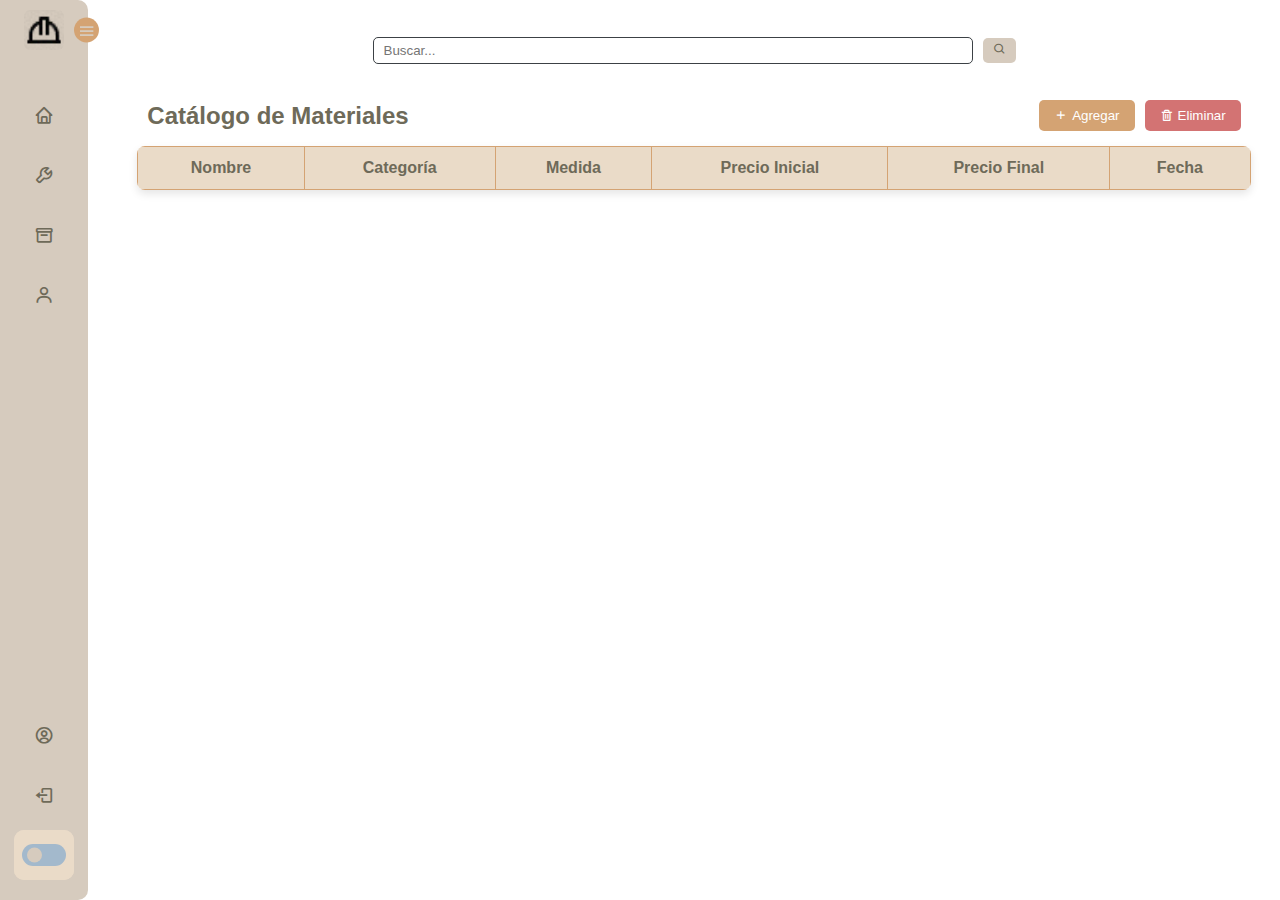
<file: winMat/material.html>
<!DOCTYPE html>
<html lang="es">
<head>
    <meta charset="UTF-8">
    <meta name="viewport" content="width=device-width, initial-scale=1.0">
    <title>Tecno Build: Material</title>
    <link href='https://unpkg.com/boxicons@2.1.4/css/boxicons.min.css' rel='stylesheet'>
    <link rel="icon" href="/Login/icon.png">
    <style>
    *{
        font-family: sans-serif;
        margin: 0;
        padding: 0;
        box-sizing: border-box;
    }

    @media (max-width: 992px) {
        html {
            font-size: 15px;
        }
        
        .tabla-container {
            left: 108px !important;
            width: calc(100% - 108px) !important;
        }
        
        .tabla-header {
            width: 97%;
        }
        
        .tabla-wrapper {
            width: 97%;
        }
    }

    @media (max-width: 768px) {
        html {
            font-size: 14px;
        }

        section {
            padding: 15px;
        }
        
        .tabla-container {
            left: 88px !important;
            width: calc(100% - 88px) !important;
            padding: 10px 0;
        }
        
        .tabla-header {
            flex-direction: column;
            gap: 10px;
            align-items: flex-start;
        }
        
        .tabla-actions {
            width: 100%;
            justify-content: space-between;
        }
        
        .tabla-wrapper {
            width: 99%;
        }
    }

    @media (max-width: 480px) {
        html {
            font-size: 12px;
        }

        section {
            padding: 8px;
        }
        
        .sidebar.close {
            width: 0;
            padding: 0;
            overflow: hidden;
        }
        
        .sidebar.close ~ .home, 
        .sidebar.close ~ .home1,
        .sidebar.close ~ .tabla-container {
            left: 0 !important;
            width: 100% !important;
        }
        
        .tabla-container {
            left: 75px !important;
            width: calc(100% - 75px) !important;
        }
    }

    :root{
        --body-color: #fff; 
        --sidebar-color: #D6CBBE; 
        --primary-color: #D4A373; 
        --primary-color-light: #EADBC8; 
        --toggle-color: #A3B9CC;
        --text-color: #6E6A59;
                --text-color-ticket: #000000;
        --text-color-ticket-mouse: #f0f0f0;
        --table-header: #EADBC8;
        --table-row-odd: #f9f5f1;
        --table-row-even: #ffffff;
        --table-border: #D4A373;
        
        --tran-02: all 0.2s ease;
        --tran-03: all 0.3s ease;
        --tran-04: all 0.4s ease;
        --tran-05: all 0.5s ease;
    }
    
    body{
        height: 100vh;
        background: var(--body-color);
        transition: var(--tran-02);
    }
    
    body.dark{
        --body-color: #1e2731;
        --sidebar-color:#161b22;
        --primary-color:#3a3b3c;
        --primary-color-light: #3a3b3c;
        --toggle-color:#fff;
        --text-color:#ccc;
        --text-color-ticket: #ffffff;
        --text-color-ticket-mouse: #464040;
        --table-header: #2a2a2a;
        --table-row-odd: #1e2731;
        --table-row-even: #242d36;
        --table-border: #3a3b3c;
    }
    
    .sidebar{
        position: fixed;
        top: 0;
        left: 0;
        height: 100%;
        width: 250px;
        padding: 10px 14px;
        background: var(--sidebar-color);
        transition: var(--tran-05);
        z-index: 100;
        border-radius: 0 10px 10px 0;
    }
    
    .sidebar.close{
        width: 88px;
    }
    
    .sidebar .text{
        font-size: 15px;
        font-weight: 500;
        color: var(--text-color);
        transition: var(--tran-05);
        white-space: nowrap;
        opacity: 1;
    }
    
    .sidebar.close .text{
        opacity: 0;
    }
    
    .sidebar .imagen{
        min-width: 60px;
        display: flex;
        align-items: center;
        justify-content: center;
    }
    
    .sidebar li{
        height: 50px;
        margin-top: 10px;
        list-style: none;
        display: flex;
        align-items: center;
    }
    
    .sidebar li .icon{
        display: flex;
        align-items: center;
        justify-content: center;
        min-width: 60px;
        font-size: 20px;
    }
    
    .sidebar li .icon,
    .sidebar li .text{
        color: var(--text-color);
        transition: var(--tran-02);
    }
    
    .sidebar header {
        position: relative;
    }
    
    .sidebar .img-text img{
        width: 40px;
        border-radius: 6px;
    }
    
    .sidebar header .img-text{
        display: flex;
        align-items: center;
    }
    
    .sidebar .img-text .header-text{
        display: flex;
        flex-direction: column;
    }
    
    .header-text .name{
        font-weight: 600;
    }
    
    .header-text .desc{
        margin-top: -2px;
    }
    
    .sidebar header .toggle{
        position: absolute;
        top: 50%;
        right: -25px;
        transform: translateY(-50%);
        height: 25px;
        width: 25px;
        background: var(--primary-color);
        display: flex;
        align-items: center;
        justify-content: center;
        border-radius: 50%;
        color: var(--sidebar-color);
        font-size: 20px;
        cursor: pointer;
    }
    
    .slider.close header .toggle{
        transform: translateY(-50%) rotate(180deg);
    }
    
    body.dark .slider header .toggle{
        transform: rotate(180deg);
        color: var(--text-color);
    }
    
    .sidebar .menu{
        margin-top: 30px;
    }
    
    .sidebar li a {
        height: 100%;
        width: 100%;
        display: flex;
        align-items: center;
        text-decoration: none;
        border-radius: 6px;
        transition: var(--tran-04);
    }
    
    .sidebar li a:hover{
        background: var(--primary-color);
    }
    
    .sidebar li:hover a .icon,
    .sidebar li:hover a .text{
        color: var(--sidebar-color);
    }
    
    body.dark .sidebar li:hover a .icon,
    body.dark .sidebar li:hover a .text{
        color: var(--text-color);
    }
    
    .sidebar .menu-bar{
        height: calc(100% - 50px);
        display: flex;
        flex-direction: column;
        justify-content: space-between;
    }
    
    .menu-bar .mode{
        position: relative;
        border-radius: 10px;
        background: var(--primary-color-light);
    }
    
    .menu-bar .mode .moon-sun{
        height: 50px;
        width: 60px;
        display: flex;
        align-items: center;
    }
    
    .menu-bar .mode i{
        position: absolute;
        transition: var(--tran-03);
    }
    
    body.dark .menu-bar .mode i.sun {
        opacity: 1;
    }
    
    body.dark .menu-bar .mode i.moon {
        opacity: 1;
    }
    
    .menu-bar .mode i.sun{
        opacity: 0;
    }
    
    .menu-bar .mode .toggle-switch{
        border-radius: 10px;
        position: absolute;
        right: 0;
        display: flex;
        align-items: center;
        justify-content: center;
        height: 100%;
        min-width: 60px;
        cursor: pointer;
        background: var(--primary-color-light);
    }
    
    .toggle-switch .switch{
        border-radius: 25px;
        position: relative;
        height: 22px;
        width: 44px;
        background: var(--toggle-color);
    }
    
    .switch::before{
        content: '';
        position: absolute;
        height: 15px;
        width: 15px;
        border-radius: 50%;
        top: 50%;
        left: 5px;
        transform: translateY(-50%);
        background: var(--sidebar-color);
        transition: var(--tran-03);
    }
    
    body.dark .switch::before{
        left: 24px;
    }
    
    .home1{
        position: relative;
        height: 20px;
        left: 270px;
        width: calc(100% - 270px);
        background: var(--body-color);
        transition: var(--tran-05);
    }

    .sidebar.close ~ .home1{
        left: 108px;
        width: calc(100% - 108px);
    }
    
    .home{
        position: relative;
        height: 40px;
        left: 270px;
        width: calc(100% - 270px);
        transition: var(--tran-05);
    }

    .home .text{
        font-size: 30px;
        font-weight: 500;
        padding: 8px 10px;
        color: var(--text-color);
    }
    
    .sidebar.close ~ .home{
        left: 108px;
        width: calc(100% - 108px);
    }
    
    .home {
        position: relative;
        display: flex;
        align-items: center;
        justify-content: center;
        padding: 30px 20px 30px 20px;
        transition: var(--tran-05);
        background: var(--body-color);
    }
    .home .search-form {
        display: flex;
        align-items: center;
        gap: 10px;
    }
    
    .home input[type="text"] {
        padding: 5px 10px;
        border-radius: 5px;
        border: 1px solid #3c4145;
        width: 600px;
    }
    
    .home .search-form .search-input {
        width: 600px;
        background: red;
    }
    
    .home button {
        padding: 5px 10px;
        border: none;
        background-color: var(--sidebar-color);
        color: var(--text-color);
        border-radius: 5px;
        cursor: pointer;
    }
    
    .home button:hover {
        background-color: var(--primary-color);
    }
    
    .home .info {
        font-size: 14px;
    }

    /* TABLAS MEJORADAS */
    .tabla-container {
        display: flex;
        flex-direction: column;
        align-items: center;
        position: relative;
        left: 270px;
        width: calc(100% - 270px);
        background: var(--body-color);
        transition: var(--tran-05);
        padding: 20px 0;
        overflow-x: auto;
    }

    .sidebar.close ~ .tabla-container {
        left: 108px;
        width: calc(100% - 108px);
    }

    .tabla-header {
        width: 95%;
        display: flex;
        justify-content: space-between;
        align-items: center;
        margin-bottom: 15px;
        padding: 0 10px;
    }

    .tabla-title {
        font-size: 1.5em;
        font-weight: bold;
        color: var(--text-color);
    }

    .tabla-actions {
        display: flex;
        gap: 10px;
    }

    .tabla-actions button {
        padding: 8px 15px;
        border: none;
        border-radius: 5px;
        background-color: var(--primary-color);
        color: white;
        cursor: pointer;
        display: flex;
        align-items: center;
        gap: 5px;
        transition: var(--tran-03);
    }

    .tabla-actions button:hover {
        background-color: var(--text-color);
    }

    .tabla-actions button.remove {
        background-color: #d37373;
    }

    .tabla-actions button.remove:hover {
        background-color: #a95555;
    }

    /* Tabla responsiva */
    .tabla-container .tabla-wrapper {
        width: 95%;
        overflow-x: auto;
        margin-bottom: 30px;
        border-radius: 8px;
        box-shadow: 0 4px 8px rgba(0, 0, 0, 0.1);
    }

    table {
        border-collapse: collapse;
        width: 100%;
        min-width: 800px; /* Asegurar que la tabla no se comprima demasiado */
    }

    th {
        background-color: var(--table-header);
        color: var(--text-color);
        font-weight: bold;
        text-align: center;
        padding: 12px 15px;
        border: 1px solid var(--table-border);
        position: sticky;
        top: 0;
    }

    td {
        padding: 10px 15px;
        text-align: center;
        border: 1px solid var(--table-border);
        color: var(--text-color-ticket);
    }

    tr:nth-child(odd) {
        background-color: var(--table-row-odd);
    }

    tr:nth-child(even) {
        background-color: var(--table-row-even);
    }

    tr:hover {
        background-color: var(--primary-color-light);
    }
    
    @media (max-width: 992px) {
        .tabla-container {
            padding: 10px 0;
        }
        
        .tabla-title {
            font-size: 1.2em;
        }
        
        .tabla-actions button {
            padding: 6px 12px;
            font-size: 0.9em;
        }
    }

    /* FORMULARIOS MEJORADOS */
    .modal {
        display: none;
        position: fixed;
        top: 0;
        left: 0;
        width: 100%;
        height: 100%;
        background-color: rgba(0, 0, 0, 0.5);
        justify-content: center;
        align-items: center;
        z-index: 9999;
        overflow-y: auto;
    }
    
    .modal-content {
        background-color: var(--body-color);
        padding: 20px;
        border-radius: 10px;
        width: 90%;
        max-width: 500px;
        margin: 0 auto;
        max-height: calc(100vh - 100px);
        box-shadow: 0 4px 8px rgba(0, 0, 0, 0.2);
        overflow: auto;
    }
    
    /* Estilos para el modal de eliminación */
    .delete-modal {
        background-color: #1E2731;
        color: white;
        max-width: 400px;
        border-radius: 8px;
        padding: 25px;
    }
    
    .delete-modal h2 {
        color: white;
        text-align: center;
        margin-bottom: 15px;
        font-size: 1.5rem;
    }
    
    .delete-modal p {
        text-align: center;
        margin-bottom: 15px;
        color: #ccc;
    }
    
    .delete-buttons {
        display: flex;
        justify-content: space-between !important;
        margin-top: 25px !important;
    }
    
    .modal-content h2 {
        text-align: center;
        margin-bottom: 20px;
        color: var(--text-color-ticket);
        font-family: 'Times New Roman', Times, serif;
    }
    
    .modal-content label {
        display: block;
        margin: 10px 0 5px;
        color: var(--text-color-ticket);
        font-weight: bold;
    }
    
    .modal-content input[type="text"],
    .modal-content input[type="date"],
    .modal-content input[type="number"],
    .modal-content select,
    .modal-content textarea {
        width: 100%;
        padding: 10px;
        margin-bottom: 15px;
        border: 1px solid var(--table-border);
        border-radius: 5px;
        background-color: var(--table-row-odd);
        color: var(--text-color-ticket);
    }
    
    .modal-content textarea {
        resize: vertical;
        min-height: 80px;
    }
    
    .modal-content .buttons {
        display: flex;
        justify-content: flex-end;
        gap: 10px;
        margin-top: 20px;
    }
    
    .modal-content button {
        padding: 10px 20px;
        border: none;
        border-radius: 5px;
        cursor: pointer;
        font-weight: bold;
        transition: var(--tran-03);
        min-width: 100px;
    }
    
    .modal-content button[type="submit"] {
        background-color: var(--primary-color);
        color: white;
    }
    
    .modal-content button[type="submit"]:hover {
        background-color: var(--text-color);
    }
    
    .modal-content button.close {
        background-color: #d4d4d4;
        color: #333;
    }
    
    .modal-content button.close:hover {
        background-color: #bdbdbd;
    }

    /* Botones para el modal de eliminar */
    .cancel-btn {
        background-color: #3A3B3C !important;
        color: white !important;
        border-radius: 5px !important;
    }
    
    .cancel-btn:hover {
        background-color: #4A4B4C !important;
    }
    
    .delete-btn {
        background-color: #B85C5C !important;
        color: white !important;
        border-radius: 5px !important;
    }
    
    .delete-btn:hover {
        background-color: #A94949 !important;
    }

    fieldset {
        border: 1px solid var(--table-border);
        border-radius: 8px;
        padding: 15px;
        margin-bottom: 15px;
    }

    legend {
        padding: 0 10px;
        color: var(--text-color-ticket);
        font-weight: bold;
    }

    /* Estilos para los modales de eliminación */
    .select-delete {
        width: 100%;
        padding: 10px;
        margin: 20px 0;
        border: 1px solid var(--table-border);
        border-radius: 5px;
        background-color: var(--table-row-odd);
        color: var(--text-color-ticket);
    }

    /* Estilos para las opciones del select */
    select option {
        padding: 8px;
    }
    </style>
</head>

<body>
    <nav class="sidebar close">
        <header>
            <div class="img-text">
                <span class="imagen">
                    <img src="/Login/logo.png" alt="logo">
                </span>

                <div class="text header-text">
                    <span class="name">TecnoBuild</span>
                    <span class="desc">Construccion inteligente</span>
                </div>
            </div>
            <i class='bx bx-menu toggle'></i>
        </header>
        
        <div class="menu-bar">
            <div class="menu">
                <ul class="menu-links">
                    <li class="nav-link">
                        <a href="/Principal/obras.html">
                            <i class='bx bx-home icon'></i>
                            <span class="text nav-text">Inicio</span>
                        </a>
                    </li>
                    <li class="nav-link">
                        <a href="/winHerr/herramienta.html">
                            <i class='bx bx-wrench icon'></i>
                            <span class="text nav-text">Herramienta</span>
                        </a>
                    </li>
                    <li class="nav-link">
                        <a href="material.html">
                            <i class='bx bx-box icon'></i>
                            <span class="text nav-text">Material</span>
                        </a>
                    </li>
                        <li class="nav-link">
                        <a href="/winEmp/empleado.html">
                            <i class='bx bx-user icon' ></i>
                            <span class="text nav-text">Empleado</span>
                        </a>
                    </li>
                </ul>
            </div>
            <div class="bottom-content">
                <li class="">
                    <a href="#" id="profileBtn">
                        <i class='bx bx-user-circle icon' ></i>
                        <span class="text nav-text">Mi Perfil</span>
                    </a>
                </li>
                <li class="">
                    <a href="index.html">
                        <i class='bx bx-log-out icon'></i>
                        <span class="text nav-text">Salir</span>
                    </a>
                </li>

                <li class="mode">
                    <div class="moon-sun">
                        <i class='bx bx-moon icon moon'></i>
                        <i class='bx bx-sun icon sun'></i>
                    </div>
                    <span class="mode-text text">Modo oscuro</span>

                    <div class="toggle-switch">
                        <span class="switch"></span>
                    </div>
                </li>
            </div>
        </div>
    </nav>

    <section class="home1"></section>
    <section class="home">
        <form action="search.html" method="get" class="search-form">
            <input type="text" name="query" placeholder="Buscar...">
            <button type="submit"><i class='bx bx-search'></i></button>
        </form>
    </section>

    <!-- TABLA DE MATERIALES -->
    <section class="tabla-container">
        <div class="tabla-header">
            <h2 class="tabla-title">Catálogo de Materiales</h2>
            <div class="tabla-actions">
                <button id="openModalMaterial" class="add"><i class='bx bx-plus'></i> Agregar</button>
                <button id="openDeleteModalMaterial" class="remove"><i class='bx bx-trash'></i> Eliminar</button>
            </div>
        </div>
        <div class="tabla-wrapper">
            <table>
                <thead>
                    <tr>
                        <th>Nombre</th>
                        <th>Categoría</th>
                        <th>Medida</th>
                        <th>Precio Inicial</th>
                        <th>Precio Final</th>
                        <th>Fecha</th>
                    </tr>
                </thead>
                <tbody id="material-tbody">
                    <!-- La tabla se llenará dinámicamente con JavaScript -->
                </tbody>
            </table>
        </div>
    </section>

    <!-- MODAL PARA AGREGAR MATERIAL -->
    <div class="modal" id="formModalMaterial">
        <div class="modal-content">
            <h2>Agregar Nuevo Material</h2>
            <form id="form-add-material">
                <fieldset>
                    <legend>Información del material:</legend>
                    <label for="nombre-material">Nombre:</label>
                    <input type="text" id="nombre-material" name="nombre-material" placeholder="Ej: Cemento, Arena, Varilla..." required>

                    <label for="categoria-material">Categoría:</label>
                    <select id="categoria-material" name="categoria-material" required>
                        <option value="">Seleccione una categoría</option>
                        <option value="cemento">Cemento y concreto</option>
                        <option value="agregados">Agregados (arena, grava)</option>
                        <option value="acero">Acero y metal</option>
                        <option value="madera">Madera</option>
                        <option value="acabados">Acabados</option>
                        <option value="electrico">Material eléctrico</option>
                        <option value="plomeria">Material de plomería</option>
                        <option value="pintura">Pinturas y recubrimientos</option>
                        <option value="aislantes">Aislantes e impermeabilizantes</option>
                        <option value="otro">Otro</option>
                    </select>

                    <label for="medida-material">Medida/Unidad:</label>
                    <input type="text" id="medida-material" name="medida-material" placeholder="Ej: Kg, m³, bulto, pieza..." required>

                    <label for="precio-inicial-material">Precio Inicial ($):</label>
                    <input type="number" id="precio-inicial-material" name="precio-inicial-material" min="0" step="0.01" required>

                    <label for="precio-final-material">Precio Final ($):</label>
                    <input type="number" id="precio-final-material" name="precio-final-material" min="0" step="0.01" required>

                    <label for="fecha-material">Fecha:</label>
                    <input type="date" id="fecha-material" name="fecha-material" required>
                </fieldset>
                
                <div class="buttons">
                    <button type="button" class="close" id="closeModalMaterial">Cancelar</button>
                    <button type="submit">Guardar</button>
                </div>
            </form>
        </div>
    </div>
    <!-- MODAL PARA ELIMINAR MATERIAL -->
    <div class="modal" id="deleteModalMaterial">
        <div class="modal-content">
            <h2>Eliminar Material</h2>
            <p>Selecciona el material que deseas eliminar:</p>
            
            <select id="select-material-delete" class="select-delete">
                <option value="">No hay materiales disponibles</option>
            </select>
            
            <div class="buttons">
                <button type="button" class="close" id="cancelDeleteMaterial">Cancelar</button>
                <button type="button" class="delete-btn" id="confirmDeleteMaterial">Eliminar</button>
            </div>
        </div>
    </div>

    <script>
    // Modal para material
    const openModalMaterial = document.getElementById("openModalMaterial");
    const closeModalMaterial = document.getElementById("closeModalMaterial");
    const modalMaterial = document.getElementById("formModalMaterial");

    if (openModalMaterial && closeModalMaterial && modalMaterial) {
        openModalMaterial.addEventListener("click", () => {
            modalMaterial.style.display = "flex";
        });

        closeModalMaterial.addEventListener("click", () => {
            modalMaterial.style.display = "none";
        });
    }

    // Modal para añadir entrada de material
    const openModalEntradaMaterial = document.getElementById("openModalEntradaMaterial");
    const closeModalEntradaMaterial = document.getElementById("closeModalEntradaMaterial");
    const modalEntradaMaterial = document.getElementById("formModalEntradaMaterial");

    if (openModalEntradaMaterial && closeModalEntradaMaterial && modalEntradaMaterial) {
        openModalEntradaMaterial.addEventListener("click", () => {
            // Cargar la lista de materiales en el select
            loadMaterialOptions();
            modalEntradaMaterial.style.display = "flex";
        });

        closeModalEntradaMaterial.addEventListener("click", () => {
            modalEntradaMaterial.style.display = "none";
        });
    }

    // Referencias a las tablas
    const tbodyMaterial = document.getElementById("material-tbody");
    const tbodyEntradaMaterial = document.getElementById("entrada-material-tbody");

    // Función para agregar material a la tabla
    const formMaterial = document.getElementById("form-add-material");
        if (formMaterial && tbodyMaterial) {
        formMaterial.addEventListener("submit", (e) => {
            e.preventDefault();
            
            // Obtener valores del formulario
            const nombre = document.getElementById("nombre-material").value;
            const categoriaSelect = document.getElementById("categoria-material");
            const categoria = categoriaSelect.options[categoriaSelect.selectedIndex].text;
            const medida = document.getElementById("medida-material").value;
            const precioInicial = document.getElementById("precio-inicial-material").value;
            const precioFinal = document.getElementById("precio-final-material").value;
            const fecha = document.getElementById("fecha-material").value;
            
            // Crear nueva fila
            const newRow = document.createElement("tr");
            newRow.innerHTML = `
                <td>${nombre}</td>
                <td>${categoria}</td>
                <td>${medida}</td>
                <td>${formatPrice(precioInicial)}</td>
                <td>${formatPrice(precioFinal)}</td>
                <td>${formatDate(fecha)}</td>
            `;
            
            // Agregar la nueva fila a la tabla
            tbodyMaterial.appendChild(newRow);
            
            // Cerrar el modal y resetear el formulario
            modalMaterial.style.display = "none";
            formMaterial.reset();
        });
    }

    // Modal para eliminar material
    const openDeleteModalMaterial = document.getElementById("openDeleteModalMaterial");
    const deleteModalMaterial = document.getElementById("deleteModalMaterial");
    const cancelDeleteMaterial = document.getElementById("cancelDeleteMaterial");
    const confirmDeleteMaterial = document.getElementById("confirmDeleteMaterial");
    const selectMaterialDelete = document.getElementById("select-material-delete");

    if (openDeleteModalMaterial && deleteModalMaterial) {
        openDeleteModalMaterial.addEventListener("click", () => {
            loadMaterialDeleteOptions();
            deleteModalMaterial.style.display = "flex";
        });
    }

    if (cancelDeleteMaterial) {
        cancelDeleteMaterial.addEventListener("click", () => {
            deleteModalMaterial.style.display = "none";
        });
    }

    // Función para eliminar material seleccionado
    if (confirmDeleteMaterial && tbodyMaterial) {
        confirmDeleteMaterial.addEventListener("click", () => {
            const selectedIndex = selectMaterialDelete.selectedIndex;
            if (selectedIndex > 0) {
                const rowIndex = parseInt(selectMaterialDelete.value);
                const rows = tbodyMaterial.querySelectorAll("tr");
                if (rowIndex >= 0 && rowIndex < rows.length) {
                    tbodyMaterial.removeChild(rows[rowIndex]);
                    deleteModalMaterial.style.display = "none";
                    alert("Material eliminado correctamente");
                    loadMaterialDeleteOptions();
                }
            } else {
                alert("Por favor selecciona un material para eliminar");
            }
        });
    }

    // Cerrar modales al hacer clic fuera de ellos
    window.addEventListener("click", (event) => {
        if (modalMaterial && event.target === modalMaterial) {
            modalMaterial.style.display = "none";
        }
        if (deleteModalMaterial && event.target === deleteModalMaterial) {
            deleteModalMaterial.style.display = "none";
        }
    });

    // Función para cargar las opciones del select de materiales
    function loadMaterialDeleteOptions() {
        if (!selectMaterialDelete || !tbodyMaterial) return;
        
        selectMaterialDelete.innerHTML = '<option value="">Seleccione un material para eliminar</option>';
        
        const rows = tbodyMaterial.querySelectorAll("tr");
        if (rows.length === 0) {
            selectMaterialDelete.innerHTML = '<option value="">No hay materiales disponibles</option>';
            return;
        }
        
        rows.forEach((row, index) => {
            const nombre = row.cells[0].textContent;
            const categoria = row.cells[1].textContent;
            const option = document.createElement("option");
            option.value = index;
            option.textContent = `${nombre} (${categoria})`;
            selectMaterialDelete.appendChild(option);
        });
    }

    // Función para registrar entrada de material
    const formEntradaMaterial = document.getElementById("form-add-entrada-material");
    if (formEntradaMaterial && tbodyEntradaMaterial) {
        formEntradaMaterial.addEventListener("submit", (e) => {
            e.preventDefault();
            
            // Obtener valores del formulario
            const materialSelect = document.getElementById("material-entrada");
            const material = materialSelect.options[materialSelect.selectedIndex].text;
            const cantidad = document.getElementById("cantidad-entrada").value;
            const fecha = document.getElementById("fecha-entrada").value;
            const semanaObra = document.getElementById("semana-obra").value;
            const responsableEntrega = document.getElementById("responsable-entrega").value;
            const responsableRecibe = document.getElementById("responsable-recibe").value;
            const precioTotal = document.getElementById("precio-total").value;
            const facturaRemision = document.getElementById("factura-remision").value;
            
            // Crear nueva fila
            const newRow = document.createElement("tr");
            newRow.innerHTML = `
                <td>${material}</td>
                <td>${cantidad}</td>
                <td>${formatDate(fecha)}</td>
                <td>${semanaObra}</td>
                <td>${responsableEntrega}</td>
                <td>${responsableRecibe}</td>
                <td>${formatPrice(precioTotal)}</td>
                <td>${facturaRemision}</td>
            `;
            
            // Agregar la nueva fila a la tabla
            tbodyEntradaMaterial.appendChild(newRow);
            
            // Actualizar la cantidad en almacén del material seleccionado
            updateMaterialStock(materialSelect.value, cantidad);
            
            // Cerrar el modal y resetear el formulario
            modalEntradaMaterial.style.display = "none";
            formEntradaMaterial.reset();
        });
    }

    // Función para actualizar el stock de un material después de registrar una entrada
    function updateMaterialStock(materialIndex, cantidad) {
        if (!tbodyMaterial) return;
        
        const rows = tbodyMaterial.querySelectorAll("tr");
        if (materialIndex >= 0 && materialIndex < rows.length) {
            const row = rows[materialIndex];
            const currentStock = parseFloat(row.cells[3].textContent);
            const newStock = currentStock + parseFloat(cantidad);
            row.cells[3].textContent = newStock.toString();
            
            // Actualizar estado si es necesario
            if (newStock > 10) {
                row.cells[6].textContent = "Disponible";
            } else if (newStock > 0) {
                row.cells[6].textContent = "Stock bajo";
            } else {
                row.cells[6].textContent = "Agotado";
            }
        }
    }

    // Función para cargar las opciones del select de materiales (para el formulario de entrada)
    function loadMaterialOptions() {
        const materialSelect = document.getElementById("material-entrada");
        if (!materialSelect || !tbodyMaterial) return;
        
        // Limpiar opciones actuales
        materialSelect.innerHTML = '<option value="">Seleccione un material</option>';
        
        const rows = tbodyMaterial.querySelectorAll("tr");
        if (rows.length === 0) return;
        
        // Agregar cada material como una opción
        rows.forEach((row, index) => {
            const nombre = row.cells[0].textContent;
            const medida = row.cells[2].textContent;
            const option = document.createElement("option");
            option.value = index;
            option.textContent = `${nombre} (${medida})`;
            materialSelect.appendChild(option);
        });
    }

    // Función para cargar las opciones del select de eliminación de entradas de material
    function loadEntradaMaterialDeleteOptions() {
        if (!selectEntradaMaterialDelete || !tbodyEntradaMaterial) return;
        
        // Limpiar opciones actuales
        selectEntradaMaterialDelete.innerHTML = '<option value="">Seleccione una entrada para eliminar</option>';
        
        const rows = tbodyEntradaMaterial.querySelectorAll("tr");
        if (rows.length === 0) {
            selectEntradaMaterialDelete.innerHTML = '<option value="">No hay entradas disponibles</option>';
            return;
        }
        
        // Agregar cada entrada como una opción
        rows.forEach((row, index) => {
            const material = row.cells[0].textContent;
            const fecha = row.cells[2].textContent;
            const cantidad = row.cells[1].textContent;
            const option = document.createElement("option");
            option.value = index;
            option.textContent = `${material} - ${cantidad} - ${fecha}`;
            selectEntradaMaterialDelete.appendChild(option);
        });
    }

    // Función para formatear precio con comas
    function formatPrice(price) {
        return parseFloat(price).toLocaleString('es-MX', {
            minimumFractionDigits: 2,
            maximumFractionDigits: 2
        });
    }

    // Función para formatear fecha
    function formatDate(dateString) {
        if (!dateString) return 'N/A';
        const date = new Date(dateString);
        return `${padZero(date.getDate())}/${padZero(date.getMonth() + 1)}/${date.getFullYear()}`;
    }

    function padZero(num) {
        return num.toString().padStart(2, '0');
    }

    // Toggle para el modo oscuro
    const body = document.querySelector('body');
    const modeSwitch = document.querySelector('.toggle-switch');
    const modeText = document.querySelector('.mode-text');



    // Toggle para el sidebar
    const toggle = document.querySelector('.toggle');
    const sidebar = document.querySelector('.sidebar');

    
        // Toggle sidebar
    if (toggle) {
        toggle.addEventListener("click", () => {
            sidebar.classList.toggle("close");
            
            // Cerrar todos los submenús cuando se cierra/abre el sidebar
            document.querySelectorAll('.nav-link.open').forEach(item => {
                item.classList.remove('open');
            });
        });
    }

        // Tema oscuro y claro
    if (modeSwitch) {
        modeSwitch.addEventListener("click", () => {
            body.classList.toggle("dark");
            
            if (body.classList.contains("dark")) {
                modeText.innerText = "Modo claro";
                // Guardar el modo oscuro en localStorage
                localStorage.setItem("theme", "dark");
            } else {
                modeText.innerText = "Modo oscuro";
                // Guardar el modo claro en localStorage
                localStorage.setItem("theme", "light");
            }
        });
    }
    
   // Cargar tema guardado
    const savedTheme = localStorage.getItem("theme");
    
    if (savedTheme === "dark") {
        body.classList.add("dark");
        if (modeText) modeText.innerText = "Modo claro";
    } else {
        body.classList.remove("dark");
        if (modeText) modeText.innerText = "Modo oscuro";
    }
    
    </script>
</body>
</html>
</file>
<file: login.css>
:root {
            --body-color: #f5f5f5;
            --sidebar-color: #D6CBBE;
            --primary-color: #D4A373;
            --primary-color-light: #EADBC8;
            --primary-color-dark: #B8956A;
            --text-color: #6E6A59;
            --text-color-dark: #4A453C;
            --white: #ffffff;
            --shadow-light: rgba(0, 0, 0, 0.1);
            --shadow-medium: rgba(0, 0, 0, 0.15);
            --shadow-strong: rgba(0, 0, 0, 0.2);
            --tran-02: all 0.2s ease;
            --tran-03: all 0.3s ease;
            --tran-05: all 0.5s ease;
        }

        * {
            margin: 0;
            padding: 0;
            box-sizing: border-box;
        }

        body {
            font-family: 'Segoe UI', Tahoma, Geneva, Verdana, sans-serif;
            background: linear-gradient(135deg, var(--primary-color-light) 0%, var(--body-color) 50%, var(--sidebar-color) 100%);
            min-height: 100vh;
            display: flex;
            align-items: center;
            justify-content: center;
            position: relative;
            overflow-x: hidden;
        }

        /* Elementos decorativos de fondo */
        body::before {
            content: '';
            position: absolute;
            top: -50%;
            left: -50%;
            width: 200%;
            height: 200%;
            background: radial-gradient(circle at 30% 30%, rgba(212, 163, 115, 0.1) 0%, transparent 50%),
                        radial-gradient(circle at 70% 70%, rgba(214, 203, 190, 0.1) 0%, transparent 50%);
            animation: float 20s ease-in-out infinite;
            z-index: -1;
        }

        @keyframes float {
            0%, 100% { transform: translate(0, 0) rotate(0deg); }
            33% { transform: translate(30px, -30px) rotate(1deg); }
            66% { transform: translate(-20px, 20px) rotate(-1deg); }
        }

        .login-container {
            background: var(--white);
            padding: 40px;
            border-radius: 20px;
            box-shadow: 0 20px 40px var(--shadow-medium);
            width: 100%;
            max-width: 420px;
            position: relative;
            backdrop-filter: blur(10px);
            border: 1px solid rgba(255, 255, 255, 0.2);
            animation: slideUp 0.8s ease-out;
        }

        @keyframes slideUp {
            from {
                opacity: 0;
                transform: translateY(30px);
            }
            to {
                opacity: 1;
                transform: translateY(0);
            }
        }

        .logo-section {
            text-align: center;
            margin-bottom: 30px;
        }

        .logo {
            width: 80px;
            height: 80px;
            background: linear-gradient(135deg, var(--primary-color), var(--primary-color-dark));
            border-radius: 50%;
            display: flex;
            align-items: center;
            justify-content: center;
            margin: 0 auto 15px;
            box-shadow: 0 10px 20px var(--shadow-light);
            animation: pulse 2s ease-in-out infinite;
        }

        @keyframes pulse {
            0%, 100% { transform: scale(1); }
            50% { transform: scale(1.05); }
        }

        .logo i {
            font-size: 35px;
            color: var(--white);
        }

        .brand-name {
            font-size: 28px;
            font-weight: 700;
            color: var(--text-color-dark);
            margin-bottom: 5px;
            letter-spacing: -0.5px;
        }

        .brand-tagline {
            font-size: 14px;
            color: var(--text-color);
            font-weight: 400;
        }

        .form-title {
            text-align: center;
            font-size: 24px;
            font-weight: 600;
            color: var(--text-color-dark);
            margin-bottom: 30px;
        }

        .form-group {
            margin-bottom: 25px;
            position: relative;
        }

        .form-group label {
            display: block;
            margin-bottom: 8px;
            color: var(--text-color);
            font-weight: 500;
            font-size: 14px;
        }

        .input-wrapper {
            position: relative;
        }

        .input-wrapper i {
            position: absolute;
            left: 15px;
            top: 50%;
            transform: translateY(-50%);
            color: var(--text-color);
            font-size: 18px;
            transition: var(--tran-02);
        }

        .form-group input {
            width: 100%;
            padding: 15px 15px 15px 50px;
            border: 2px solid #e0e0e0;
            border-radius: 12px;
            font-size: 16px;
            background: var(--white);
            color: var(--text-color-dark);
            transition: var(--tran-02);
            outline: none;
        }

        .form-group input::placeholder {
            color: #aaa;
        }

        .form-group input:focus {
            border-color: var(--primary-color);
            box-shadow: 0 0 0 3px rgba(212, 163, 115, 0.1);
        }

        .form-group input:focus + i {
            color: var(--primary-color);
        }

        .forgot-password {
            text-align: right;
            margin-bottom: 30px;
        }

        .forgot-password a {
            color: var(--text-color);
            text-decoration: none;
            font-size: 14px;
            transition: var(--tran-02);
        }

        .forgot-password a:hover {
            color: var(--primary-color);
            text-decoration: underline;
        }

        .login-btn {
            width: 100%;
            padding: 16px;
            background: linear-gradient(135deg, var(--primary-color), var(--primary-color-dark));
            color: var(--white);
            border: none;
            border-radius: 12px;
            font-size: 16px;
            font-weight: 600;
            cursor: pointer;
            transition: var(--tran-03);
            text-transform: uppercase;
            letter-spacing: 0.5px;
            position: relative;
            overflow: hidden;
        }

        .login-btn::before {
            content: '';
            position: absolute;
            top: 0;
            left: -100%;
            width: 100%;
            height: 100%;
            background: linear-gradient(90deg, transparent, rgba(255, 255, 255, 0.2), transparent);
            transition: var(--tran-05);
        }

        .login-btn:hover::before {
            left: 100%;
        }

        .login-btn:hover {
            transform: translateY(-2px);
            box-shadow: 0 10px 20px var(--shadow-medium);
        }

        .contact-section {
            text-align: center;
            margin-top: 30px;
            padding-top: 25px;
            border-top: 1px solid #e0e0e0;
        }

        .contact-text {
            color: var(--text-color);
            font-size: 14px;
            margin-bottom: 10px;
        }

        .contact-link {
            color: var(--primary-color);
            text-decoration: none;
            font-weight: 600;
            font-size: 14px;
            transition: var(--tran-02);
            cursor: pointer;
        }

        .contact-link:hover {
            color: var(--primary-color-dark);
            text-decoration: underline;
        }

        /* Modal para información de contacto */
        .modal {
            display: none;
            position: fixed;
            top: 0;
            left: 0;
            width: 100%;
            height: 100%;
            background-color: rgba(0, 0, 0, 0.5);
            justify-content: center;
            align-items: center;
            z-index: 1000;
            backdrop-filter: blur(5px);
        }

        .modal-content {
            background: var(--white);
            padding: 30px;
            border-radius: 15px;
            width: 90%;
            max-width: 450px;
            position: relative;
            box-shadow: 0 25px 50px var(--shadow-strong);
            animation: modalSlideIn 0.3s ease-out;
        }

        @keyframes modalSlideIn {
            from {
                opacity: 0;
                transform: scale(0.8) translateY(-20px);
            }
            to {
                opacity: 1;
                transform: scale(1) translateY(0);
            }
        }

        .modal-header {
            text-align: center;
            margin-bottom: 25px;
        }

        .modal-header h2 {
            color: var(--text-color-dark);
            font-size: 22px;
            font-weight: 600;
            margin-bottom: 8px;
        }

        .modal-header p {
            color: var(--text-color);
            font-size: 14px;
        }

        .contact-info {
            margin-bottom: 25px;
        }

        .contact-item {
            display: flex;
            align-items: center;
            padding: 15px;
            margin-bottom: 10px;
            background: var(--primary-color-light);
            border-radius: 10px;
            transition: var(--tran-02);
        }

        .contact-item:hover {
            background: var(--sidebar-color);
            transform: translateX(5px);
        }

        .contact-item i {
            font-size: 20px;
            color: var(--primary-color);
            margin-right: 15px;
            width: 25px;
            text-align: center;
        }

        .contact-details h4 {
            color: var(--text-color-dark);
            font-size: 14px;
            font-weight: 600;
            margin-bottom: 2px;
        }

        .contact-details p {
            color: var(--text-color);
            font-size: 13px;
        }

        .close-modal {
            background: var(--primary-color);
            color: var(--white);
            border: none;
            padding: 12px 30px;
            border-radius: 8px;
            cursor: pointer;
            font-size: 14px;
            font-weight: 600;
            width: 100%;
            transition: var(--tran-02);
        }

        .close-modal:hover {
            background: var(--primary-color-dark);
            transform: translateY(-1px);
        }

        /* Responsive Design */
        @media (max-width: 768px) {
            .login-container {
                padding: 30px 25px;
                margin: 20px;
            }

            .brand-name {
                font-size: 24px;
            }

            .form-title {
                font-size: 20px;
            }

            .modal-content {
                padding: 25px 20px;
                margin: 20px;
            }
        }

        @media (max-width: 480px) {
            .login-container {
                padding: 25px 20px;
            }

            .logo {
                width: 70px;
                height: 70px;
            }

            .logo i {
                font-size: 30px;
            }

            .brand-name {
                font-size: 22px;
            }

            .contact-item {
                padding: 12px;
            }

            .contact-item i {
                font-size: 18px;
                margin-right: 12px;
            }
        }
        /* Estilos para el botón de perfil */
        #profileBtn:hover {
            background-color: rgba(68, 189, 50, 0.1) !important;
        }

        #profileBtn:hover .icon,
        #profileBtn:hover .text {
            color: #44bd32 !important;
        }

        /* Estilos para botón de cambiar contraseña */
        #changePasswordBtn:hover {
            background-color: var(--primary-color-dark) !important;
            transform: translateY(-1px);
        }
</file>
<file: Principal/menu.css>
* {
  font-family: sans-serif;
  margin: 0;
  padding: 0;
  box-sizing: border-box;
}

@media (max-width: 768px) {
  html {
    font-size: 14px;
  }

  section {
    padding: 15px;
  }
  
  /* Ensure logo visibility */
  .sidebar .img-text img {
    width: 35px;
    height: 35px;
    object-fit: contain;
    display: block; /* Ensure it's visible */
    opacity: 1; /* Make sure it's not transparent */
  }
  
  /* Fix sidebar text in mobile */
  .sidebar.close .text {
    display: none;
  }
}

@media (max-width: 480px) {
  html {
    font-size: 12px;
  }

  section {
    padding: 10px;
  }
  
  .etiquetas {
    padding: 10px;
    left: 98px;
    width: calc(100% - 108px);
  }
  
  .descripcion .text-t {
    font-size: 1.1rem;
  }
  
  .descripcion .text-et {
    font-size: 0.9rem;
  }
  
  /* Ensure logo is visible on small screens */
  .sidebar {
    width: 80px;
    padding: 10px 5px; /* Reduce padding */
  }
  
  .sidebar.close {
    width: 80px;
  }
  
  .sidebar .imagen {
    min-width: 40px; /* Reduce minimum width */
  }
  
  /* Critical fix for the logo */
  .sidebar .img-text {
    justify-content: center;
    display: flex !important; /* Force display */
  }
  
  .sidebar .img-text img {
    width: 30px;
    height: 30px;
    object-fit: contain;
    display: block !important; /* Force display */
    margin: 0 auto;
    opacity: 1 !important; /* Force visibility */
    visibility: visible !important; /* Force visibility */
  }
  
  /* Hide text but show logo when sidebar is closed */
  .sidebar.close .text {
    display: none;
  }
  
  .sidebar.close .img-text .header-text {
    display: none;
  }
  
  .sidebar.close .img-text img {
    display: block !important;
    visibility: visible !important;
    opacity: 1 !important;
  }
  
  .sidebar.close ~ .home,
  .sidebar.close ~ .etiquetas {
    left: 90px;
    width: calc(100% - 100px);
  }
  
  /* Adjust the toggle button position */
  .sidebar header .toggle {
    right: -15px;
    height: 22px;
    width: 22px;
    font-size: 16px;
  }
}

@media (max-width: 360px) {
  .etiquetas {
    left: 88px;
    width: calc(100% - 98px);
    padding: 5px;
  }
  
  .descripcion .text-t {
    font-size: 1rem;
  }
  
  .descripcion .text-et {
    font-size: 0.8rem;
  }
  
  .text-final .text-t:nth-child(2) {
    font-size: 1.5rem;
  }
  
  /* Additional fixes for very small screens */
  .sidebar {
    width: 70px;
  }
  
  .sidebar.close {
    width: 70px;
  }
  
  .sidebar.close ~ .home,
  .sidebar.close ~ .etiquetas {
    left: 80px;
    width: calc(100% - 90px);
  }
  
  /* Ensure logo visibility on smallest screens */
  .sidebar .img-text img {
    width: 30px;
    height: 30px;
    display: block !important;
    visibility: visible !important;
    opacity: 1 !important;
  }
}

:root {
  --body-color: #fff; 
  --sidebar-color: #D6CBBE; 
  --primary-color: #D4A373; 
  --primary-color-light: #EADBC8; 
  --toggle-color: #A3B9CC;
  --text-color: #6E6A59;
  --text-color-ticket: #000000;
  --text-color-ticket-mouse: #f0f0f0;

  --tran-02: all 0.2s ease;
  --tran-03: all 0.3s ease;
  --tran-04: all 0.4s ease;
  --tran-05: all 0.5s ease;
}

body {
  height: 100vh;
  background: var(--body-color);
  transition: var(--tran-02);
}

body.dark {
  --body-color: #1e2731;
  --sidebar-color: #161b22;
  --primary-color: #3a3b3c;
  --primary-color-light: #3a3b3c;
  --toggle-color: #fff;
  --text-color: #ccc;
  --text-color-ticket: #ffffff;
  --text-color-ticket-mouse: #464040;
}

.sidebar {
  position: fixed;
  top: 0;
  left: 0;
  height: 100%;
  width: 250px;
  padding: 10px 14px;
  background: var(--sidebar-color);
  transition: var(--tran-05);
  z-index: 100;
  border-radius: 0 10px 10px 0;
}

.sidebar.close {
  width: 88px;
}

.sidebar .text {
  font-size: 15px;
  font-weight: 500;
  color: var(--text-color);
  transition: var(--tran-05);
  white-space: nowrap;
  opacity: 1;
}

.sidebar.close .text {
  opacity: 0;
}

.sidebar .imagen {
  min-width: 60px;
  display: flex;
  align-items: center;
  justify-content: center;
}

.sidebar li {
  height: 50px;
  margin-top: 10px;
  list-style: none;
  display: flex;
  align-items: center;
}

.sidebar li .icon {
  display: flex;
  align-items: center;
  justify-content: center;
  min-width: 60px;
  font-size: 20px;
}

.sidebar li .icon,
.sidebar li .text {
  color: var(--text-color);
  transition: var(--tran-02);
}

.sidebar header {
  position: relative;
}

/* Important fix for the logo image */
.sidebar .img-text img {
  width: 40px;
  height: 40px;
  border-radius: 6px;
  object-fit: contain;
  display: block; /* Ensure it's a block element */
  opacity: 1; /* Ensure it's visible */
  visibility: visible; /* Ensure it's visible */
}

.sidebar header .img-text {
  display: flex;
  align-items: center;
}

.sidebar .img-text .header-text {
  display: flex;
  flex-direction: column;
}

.header-text .name {
  font-weight: 600;
}

.header-text .desc {
  margin-top: -2px;
}

.sidebar header .toggle {
  position: absolute;
  top: 50%;
  right: -25px;
  transform: translateY(-50%);
  height: 25px;
  width: 25px;
  background: var(--primary-color);
  display: flex;
  align-items: center;
  justify-content: center;
  border-radius: 50%;
  color: var(--sidebar-color);
  font-size: 20px;
}

.slider.close header .toggle {
  transform: translateY(-50%) rotate(180deg);
}

body.dark .slider header .toggle {
  transform: rotate(180deg);
  color: var(--text-color);
}

.sidebar .menu {
  margin-top: 30px;
}

.sidebar li a {
  height: 100%;
  width: 100%;
  display: flex;
  align-items: center;
  text-decoration: none;
  border-radius: 6px;
  transition: var(--tran-04);
}

.sidebar li a:hover {
  background: var(--primary-color);
}

.sidebar li:hover a .icon,
.sidebar li:hover a .text {
  color: var(--sidebar-color);
}

body.dark .sidebar li:hover a .icon,
body.dark .sidebar li:hover a .text {
  color: var(--text-color);
}

.sidebar .menu-bar {
  height: calc(100% - 50px);
  display: flex;
  flex-direction: column;
  justify-content: space-between;
}

.menu-bar .mode {
  position: relative;
  border-radius: 10px;
  background: var(--primary-color-light);
}

.menu-bar .mode .moon-sun {
  height: 50px;
  width: 60px;
  display: flex;
  align-items: center;
}

.menu-bar .mode i {
  position: absolute;
  transition: var(--tran-03);
}

body.dark .menu-bar .mode i.sun {
  opacity: 1;
}

body.dark .menu-bar .mode i.moon {
  opacity: 1;
}

.menu-bar .mode i.sun {
  opacity: 0;
}

.menu-bar .mode .toggle-switch {
  border-radius: 10px;
  position: absolute;
  right: 0;
  display: flex;
  align-items: center;
  justify-content: center;
  height: 100%;
  min-width: 60px;
  cursor: pointer;
  background: var(--primary-color-light);
}

.toggle-switch .switch {
  border-radius: 25px;
  position: relative;
  height: 22px;
  width: 44px;
  background: var(--toggle-color);
}

.switch::before {
  content: '';
  position: absolute;
  height: 15px;
  width: 15px;
  border-radius: 50%;
  top: 50%;
  left: 5px;
  transform: translateY(-50%);
  background: var(--sidebar-color);
  transition: var(--tran-03);
  display: flex;
  justify-content: center;
  justify-content: center;
}

body.dark .switch::before {
  left: 24px;
}

.home {
  top: 50px;
  position: relative;
  text-align: center;
  height: auto;
  min-height: 100px;
  left: 300px;
  width: calc(100% - 300px);
  transition: var(--tran-05);
  border-radius: 10px;
  display: flex;
  flex-direction: column;
  align-items: center;
  padding-bottom: 20px;
}

.home .text {
  font-size: 30px;
  font-weight: 500;
  width: auto;
  padding: 8px 40px;
  color: var(--text-color);
  margin: auto;
  border-radius: 10px;
}

.sidebar.close ~ .home {
  left: 138px;
  width: calc(100% - 138px);
}

/* Remaining CSS stays the same as before */
/* ... */

/* Estilos para submenús */
.nav-link {
  flex-direction: column;
  height: auto;
  min-height: 50px;
}

.menu-title {
  display: flex;
  align-items: center;
  justify-content: space-between;
  width: 100%;
  height: 50px;
  cursor: pointer;
}

.menu-title a {
  display: flex;
  align-items: center;
  flex: 1;
  height: 100%;
}

.arrow {
  color: var(--text-color);
  font-size: 1.2rem;
  transition: transform 0.3s ease;
  padding-right: 10px;
}

.nav-link.open .arrow {
  transform: rotate(180deg);
}

.submenu {
  list-style: none;
  max-height: 0;
  overflow: hidden;
  transition: max-height 0.3s ease;
  padding-left: 0;
  width: 100%;
}

.nav-link.open .submenu {
  max-height: 1000px; /* Valor alto para permitir cualquier número de elementos */
}

.submenu li {
  height: 40px;
  margin-top: 1px;
  margin-bottom: 1px;
}

.submenu li a {
  display: flex;
  align-items: center;
  padding-left: 60px; /* Sangría para mostrar jerarquía */
  color: var(--text-color);
  text-decoration: none;
  transition: var(--tran-03);
  height: 100%;
  background-color: var(--sidebar-color);
}

.submenu li a::before {
  content: "•";
  display: inline-block;
  margin-right: 10px;
  font-size: 1rem;
  color: var(--text-color);
}

.submenu li a:hover {
  background-color: var(--primary-color);
}

.submenu li a:hover::before,
.submenu li a:hover .text {
  color: var(--sidebar-color);
}

.sidebar.close .submenu {
  position: absolute;
  left: 88px;
  top: 0;
  background-color: var(--sidebar-color);
  width: 200px;
  border-radius: 0 6px 6px 0;
  box-shadow: 0 5px 10px rgba(0, 0, 0, 0.1);
  max-height: 0;
  opacity: 0;
  pointer-events: none;
  transition: max-height 0.3s ease, opacity 0.3s ease, pointer-events 0.3s ease;
}

.sidebar.close .nav-link:hover .submenu {
  max-height: 1000px;
  opacity: 1;
  pointer-events: auto;
}

.sidebar.close .menu-title {
  justify-content: center;
}

.sidebar.close .arrow {
  display: none;
}

.sidebar.close .submenu li a {
  padding-left: 20px;
}

.nav-link.active .menu-title a,
.submenu li.active a {
  background-color: var(--primary-color);
}

.nav-link.active .menu-title a .icon,
.nav-link.active .menu-title a .text,
.submenu li.active a::before,
.submenu li.active a .text {
  color: var(--sidebar-color);
}

body.dark .submenu li a {
  background-color: var(--sidebar-color);
}

body.dark .submenu li a:hover {
  background-color: var(--primary-color);
}

body.dark .submenu li a:hover::before,
body.dark .submenu li a:hover .text {
  color: var(--text-color);
}

@media (max-width: 768px) {
  .sidebar.close .submenu {
    left: 58px;
    width: 180px;
  }
}

/* Fin estilos para submenús */

.etiquetas {
  position: relative;
  text-align: center;
  justify-content: center;
  height: 200px;
  left: 300px;
  width: calc(100% - 320px);
  transition: var(--tran-05);
  border-radius: 10px;
  padding: 10px 20px;
  margin-bottom: 15px;
  top: 100px;
}

.sidebar.close ~ .etiquetas {
  left: 138px;
  width: calc(100% - 158px);
}

.etiqueta {
  display: flex;
  align-items: center;
  border: 1px solid var(--text-color-ticket);
  border-radius: 8px;
  overflow: hidden;
  text-decoration: none;
  transition: box-shadow 0.3s ease, transform 0.3s ease;
  height: 100%;
  box-shadow: 0 2px 10px rgba(0, 0, 0, 0.05);
  background-color: var(--body-color);
}

.etiqueta:hover {
  transform: translateY(-3px);
  box-shadow: 0 5px 15px rgba(0, 0, 0, 0.15);
  background-color: var(--text-color-ticket-mouse);
}

.imagen {
  width: 250px;
  height: 100%;
  overflow: hidden;
  display: flex;
  align-items: center;
  justify-content: center;
}

.imagen img {
  width: 100%;
  height: 100%;
  object-fit: cover;
  transition: transform 0.5s ease;
}

.etiqueta:hover .imagen img {
  transform: scale(1.05);
}

.descripcion {
  flex: 1;
  padding: 15px;
  display: flex;
  flex-direction: column;
  justify-content: center;
  align-items: flex-start;
  text-align: left;
}

.descripcion .text-t {
  margin-bottom: 10px;
  font-size: 1.3rem;
  color: var(--text-color-ticket);
  font-weight: 700;
}

.descripcion .text-et {
  margin: 5px 0;
  font-weight: 300;
  color: var(--text-color-ticket);
  display: flex;
  align-items: center;
}

.descripcion .text-et i {
  margin-right: 8px;
  color: var(--primary-color);
  font-size: 1rem;
}

.text-final {
  min-width: 120px;
  text-align: center;
  background-color: var(--primary-color-light);
  padding: 15px;
  display: flex;
  flex-direction: column;
  justify-content: center;
  align-items: center;
  height: 100%;
}

.text-final .text-t:first-child {
  margin-bottom: 5px;
  font-size: 0.9rem;
  color: var(--text-color);
}

.text-final .text-t:nth-child(2) {
  font-size: 2rem;
  margin: 5px 0 15px 0;
  color: var(--text-color-ticket);
  font-weight: 700;
}

.progreso {
  width: 80%;
  height: 6px;
  background-color: rgba(255, 255, 255, 0.3);
  border-radius: 3px;
  overflow: hidden;
}

.barra-progreso {
  height: 100%;
  background-color: var(--primary-color);
  border-radius: 3px;
}

@media (max-width: 1024px) {
  .imagen {
    width: 200px;
  }
}

@media (max-width: 768px) {
  .etiqueta {
    flex-direction: column;
    height: auto;
  }
  
  .etiquetas {
    height: auto;
    left: 138px;
    width: calc(100% - 158px);
  }
  
  .imagen {
    width: 100%;
    height: 50px;
  }
  
  .descripcion {
    width: 100%;
    padding: 15px;
  }
  
  .text-final {
    width: 100%;
    flex-direction: row;
    justify-content: space-around;
    align-items: center;
  }
  
  .text-final .text-t:nth-child(2) {
    margin: 0 15px 0 0;
  }
  
  .progreso {
    width: 50%;
  }
}

body.dark .etiqueta {
  background-color: var(--body-color);
  border-color: var(--primary-color-light);
}

body.dark .text-final {
  background-color: var(--primary-color);
}

body.dark .progreso {
  background-color: rgba(0, 0, 0, 0.2);
}

body.dark .barra-progreso {
  background-color: var(--sidebar-color);
}

/* Estilos para el contenedor de botones */
.botones-container {
  display: flex;
  justify-content: center;
  gap: 15px;
  margin-top: 15px;
  margin-bottom: 15px;
}

button {
  width: 200px;
  padding: 10px 20px;
  background-color: var(--primary-color);
  color: var(--text-color);
  border: none;
  border-radius: 5px;
  cursor: pointer;
  transition: var(--tran-03);
}

button:hover {
  background-color: var(--text-color-ticket-mouse);
  border: 1px solid var(--text-color);
}

/* Estilo para el botón de eliminar */
.delete-btn {
  background-color: #d9534f; /* Color rojo para indicar acción destructiva */
  color: white;
}

.delete-btn:hover {
  background-color: #c9302c;
  border: 1px solid var(--text-color);
}

/* Modo oscuro para el botón de eliminar */
body.dark .delete-btn {
  background-color: #d9534f;
  color: white;
}

body.dark .delete-btn:hover {
  background-color: #c9302c;
  border: 1px solid #fff;
}

/* Modal estándar */
.modal {
  display: none;
  position: fixed;
  top: 0;
  left: 0;
  width: 100%;
  height: 100%;
  background-color: rgba(0, 0, 0, 0.5);
  justify-content: center;
  align-items: center;
  z-index: 9999;
}

.modal-content {
  background-color: var(--body-color);
  padding: 20px;
  border-radius: 10px;
  width: 90%;
  max-width: 400px;
}

.modal-content h2 {
  margin-top: 0;
  color: var(--text-color-ticket);
  font-family: 'Times New Roman', Times, serif;
}

.modal-content label {
  display: block;
  margin: 10px 0 5px;
  color: var(--text-color-ticket);
  font-family: 'Times New Roman', Times, serif;
}

.modal-content input[type="text"],
.modal-content input[type="date"],
.modal-content input[type="number"],
.modal-content select {
  width: 100%;
  padding: 10px;
  margin-bottom: 15px;
  border: 1px solid #ccc;
  border-radius: 5px;
  background-color: var(--body-color);
  color: var(--text-color-ticket);
}

.modal-content .buttons {
  display: flex;
  justify-content: flex-end;
  gap: 10px;
}

.modal-content button {
  width: auto;
  min-width: 100px;
}

.modal-content button.close {
  background-color: #6c757d; /* Gris para botón de cancelar */
  color: white;
}

.modal-content button.close:hover {
  background-color: #5a6268;
}

/* Modal para eliminar */
.delete-modal {
  display: none;
  position: fixed;
  top: 0;
  left: 0;
  width: 100%;
  height: 100%;
  background-color: rgba(0, 0, 0, 0.5);
  justify-content: center;
  align-items: center;
  z-index: 9999;
}

.delete-modal-content {
  background-color: var(--body-color);
  padding: 20px;
  border-radius: 10px;
  width: 90%;
  max-width: 400px;
  text-align: center;
}

.delete-modal-content h2 {
  margin-top: 0;
  margin-bottom: 20px;
  color: var(--text-color-ticket);
}

.delete-modal-content p {
  margin-bottom: 20px;
  color: var(--text-color-ticket);
}

.delete-modal-content select {
  width: 100%;
  padding: 10px;
  margin-bottom: 20px;
  border: 1px solid #ccc;
  border-radius: 5px;
  background-color: var(--body-color);
  color: var(--text-color-ticket);
}

.delete-modal-buttons {
  display: flex;
  justify-content: center;
  gap: 15px;
}

.delete-modal-buttons button {
  width: auto;
  min-width: 100px;
}

.confirm-delete-btn {
  background-color: #d9534f;
  color: white;
}

.confirm-delete-btn:hover {
  background-color: #c9302c;
  border: 1px solid var(--text-color);
}

/* Estilos para pantallas más pequeñas */
@media (max-width: 768px) {
  .botones-container {
    flex-direction: column;
    width: 100%;
    max-width: 200px;
  }
  
  .botones-container button {
    width: 100%;
  }
  
  .modal-content,
  .delete-modal-content {
    width: 95%;
    padding: 15px;
  }
}

/* Ajustes adicionales para modo oscuro */
body.dark .modal-content,
body.dark .delete-modal-content {
  background-color: var(--body-color);
  border: 1px solid var(--primary-color);
}

body.dark .modal-content input,
body.dark .modal-content select,
body.dark .delete-modal-content select {
  background-color: #2a2b2c;
  color: var(--text-color);
  border: 1px solid var(--primary-color);
}

body.dark .modal-content input:focus,
body.dark .modal-content select:focus,
body.dark .delete-modal-content select:focus {
  outline: none;
  border-color: var(--toggle-color);
}

/* Estilos para botones deshabilitados */
button:disabled {
  opacity: 0.6;
  cursor: not-allowed;
}

button:disabled:hover {
  background-color: var(--primary-color);
  border: none;
}

.confirm-delete-btn:disabled:hover {
  background-color: #d9534f;
  border: none;
}

/* Estilos adicionales para las tarjetas de obra mejoradas */

/* Estado de la obra */
.estado-obra {
    margin-top: 10px;
    display: flex;
    flex-direction: column;
    align-items: center;
    gap: 5px;
}

.estado-texto {
    font-size: 0.8rem;
    font-weight: 600;
    padding: 3px 8px;
    border-radius: 12px;
    background-color: var(--primary-color);
    color: var(--body-color);
}

.porcentaje-texto {
    font-size: 0.75rem;
    color: var(--text-color);
    font-weight: 500;
}

/* Estados específicos de obras */
.obra-finalizada .estado-texto {
    background-color: #28a745;
    color: white;
}

.obra-atrasada .estado-texto {
    background-color: #dc3545;
    color: white;
}

/* Indicador visual para obras finalizadas */
.obra-finalizada {
    position: relative;
    overflow: visible;
}

.obra-finalizada::after {
    content: '✓ FINALIZADA';
    position: absolute;
    top: 15px;
    right: -20px;
    background-color: #28a745;
    color: white;
    padding: 5px 25px;
    transform: rotate(15deg);
    font-weight: bold;
    font-size: 0.7rem;
    box-shadow: 0 2px 5px rgba(0,0,0,0.2);
    z-index: 10;
    border-radius: 3px;
}

/* Indicador para obras atrasadas */
.obra-atrasada::after {
    content: '⚠ ATRASADA';
    position: absolute;
    top: 15px;
    right: -20px;
    background-color: #dc3545;
    color: white;
    padding: 5px 25px;
    transform: rotate(15deg);
    font-weight: bold;
    font-size: 0.7rem;
    box-shadow: 0 2px 5px rgba(0,0,0,0.2);
    z-index: 10;
    border-radius: 3px;
}

/* Ajustar la descripción para acomodar más información */
.descripcion .text-et {
    margin: 3px 0;
    font-size: 0.95rem;
    font-weight: 400;
}

.descripcion .text-t {
    margin-bottom: 8px;
    font-size: 1.2rem;
}

/* Mejorar la barra de progreso */
.progreso {
    width: 90%;
    height: 8px;
    background-color: rgba(255, 255, 255, 0.3);
    border-radius: 4px;
    overflow: hidden;
    margin-bottom: 5px;
}

.barra-progreso {
    height: 100%;
    background: linear-gradient(90deg, var(--primary-color), #28a745);
    border-radius: 4px;
    transition: width 0.8s ease;
}

/* Responsive para las nuevas características */
@media (max-width: 768px) {
    .obra-finalizada::after,
    .obra-atrasada::after {
        top: 10px;
        right: -15px;
        padding: 3px 20px;
        font-size: 0.6rem;
        transform: rotate(12deg);
    }
    
    .estado-obra {
        margin-top: 8px;
        gap: 3px;
    }
    
    .estado-texto {
        font-size: 0.7rem;
        padding: 2px 6px;
    }
    
    .porcentaje-texto {
        font-size: 0.65rem;
    }
}

@media (max-width: 480px) {
    .descripcion .text-et {
        font-size: 0.85rem;
        margin: 2px 0;
    }
    
    .descripcion .text-t {
        font-size: 1.1rem;
        margin-bottom: 6px;
    }
    
    .obra-finalizada::after,
    .obra-atrasada::after {
        display: none; /* Ocultar en pantallas muy pequeñas */
    }
}

/* Modo oscuro para los nuevos elementos */
body.dark .estado-texto {
    background-color: var(--primary-color);
    color: var(--text-color);
}

body.dark .obra-finalizada .estado-texto {
    background-color: #28a745;
    color: white;
}

body.dark .obra-atrasada .estado-texto {
    background-color: #dc3545;
    color: white;
}

body.dark .obra-por-finalizar .estado-texto {
    background-color: #ffc107;
    color: #000;
}

body.dark .porcentaje-texto {
    color: var(--text-color);
}

body.dark .barra-progreso {
    background: linear-gradient(90deg, var(--primary-color), #4CAF50);
}
</file>
